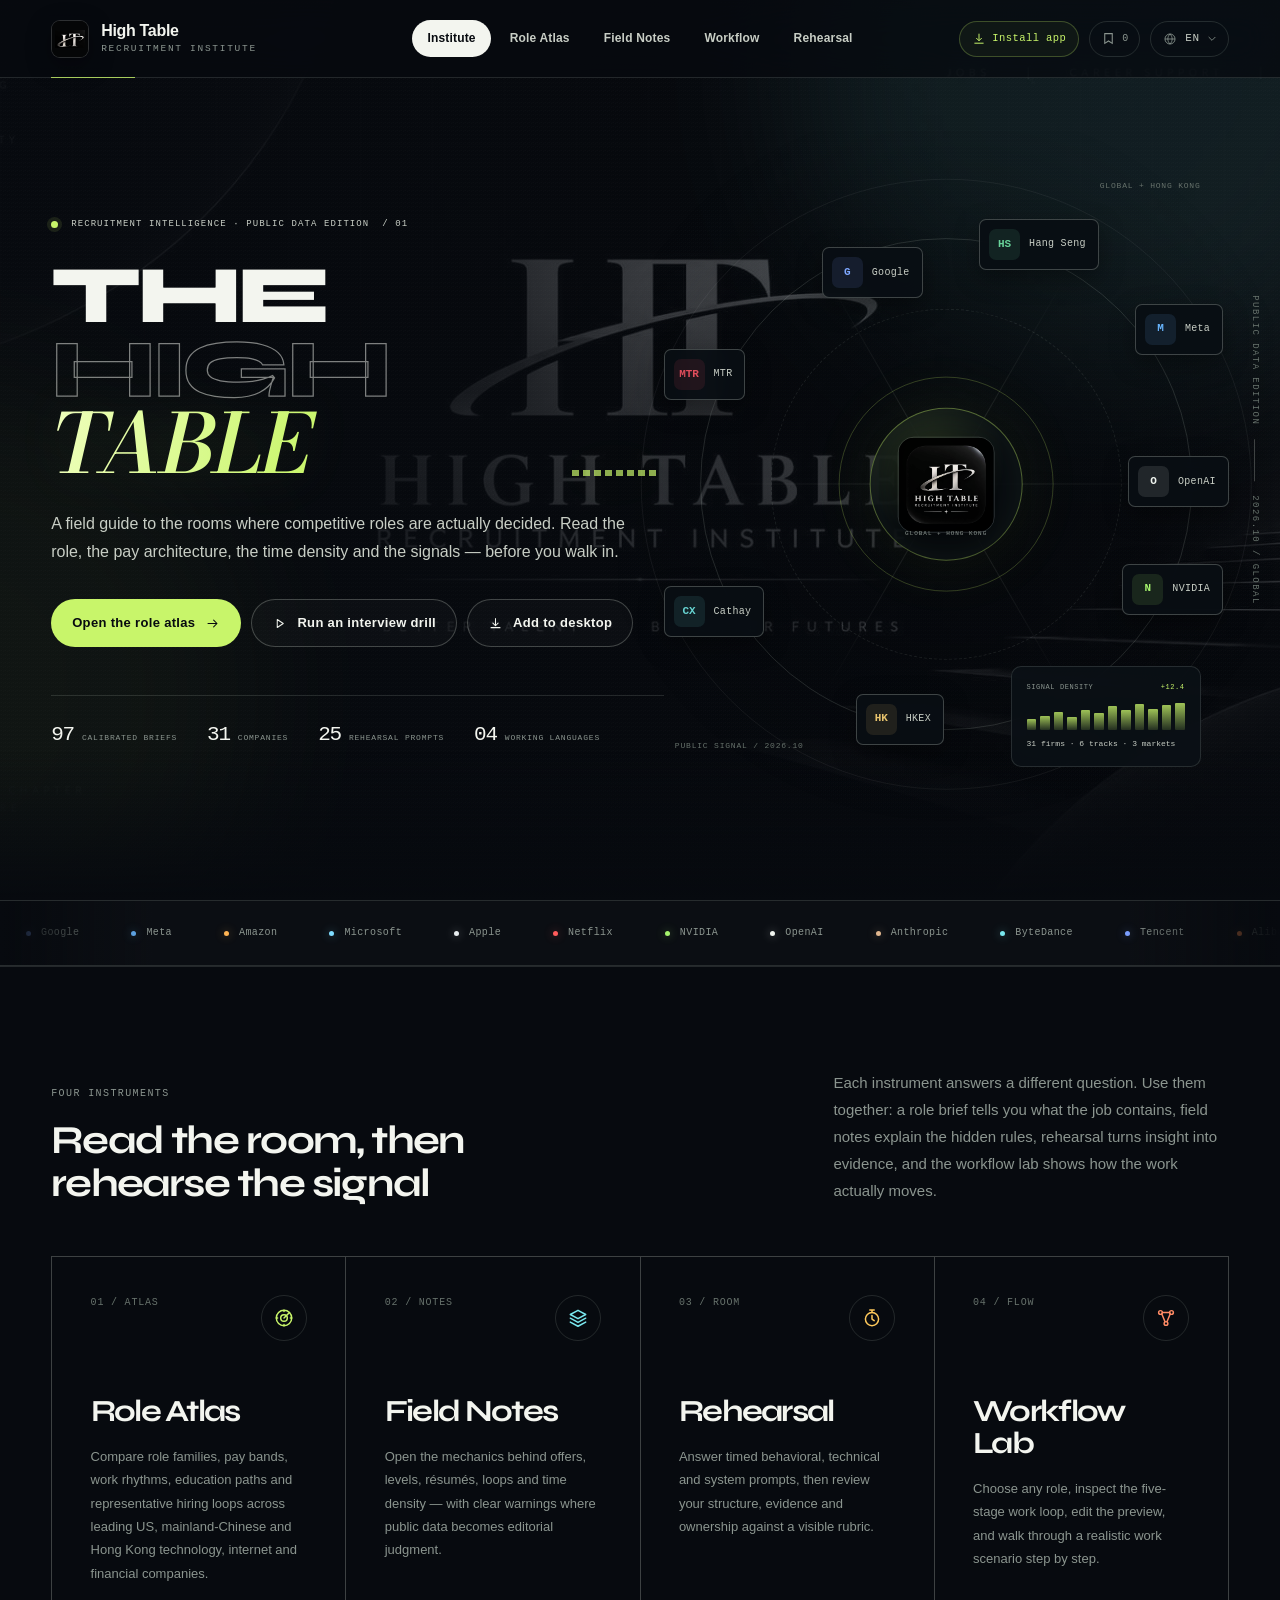
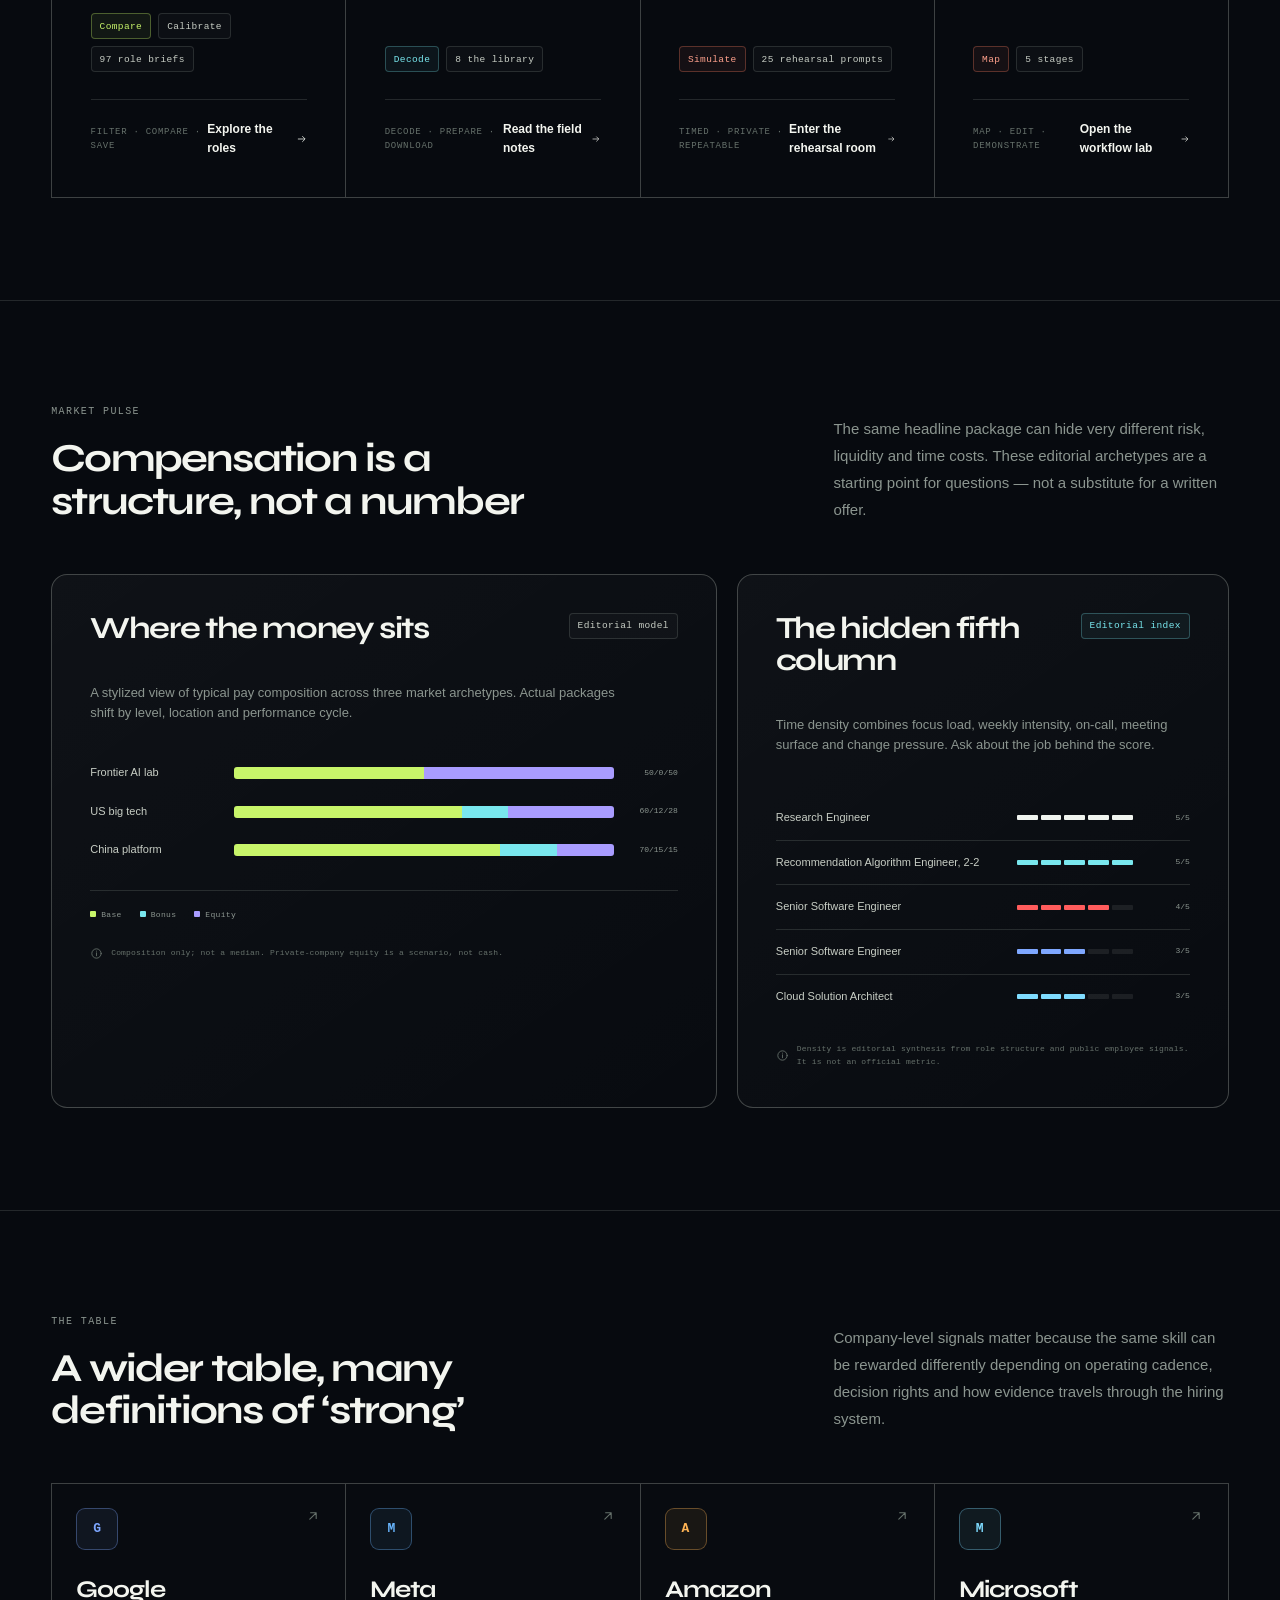
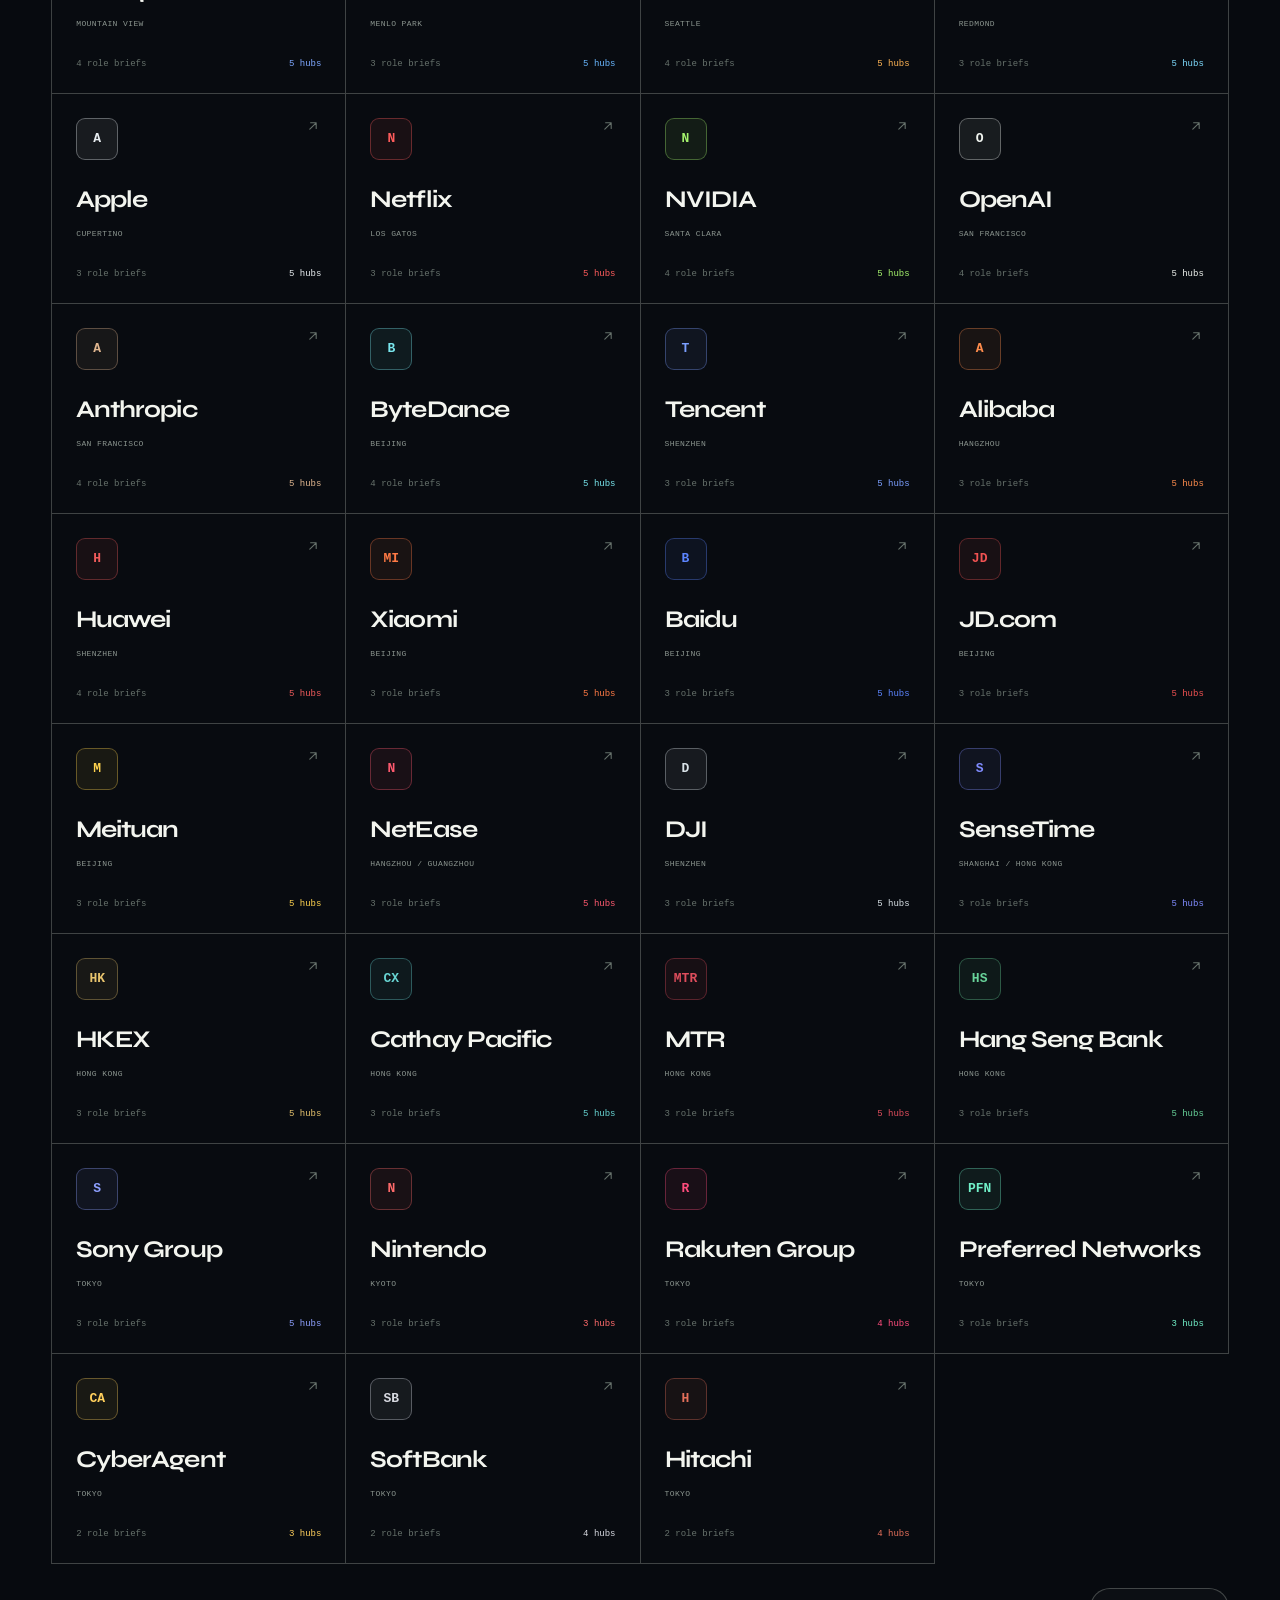
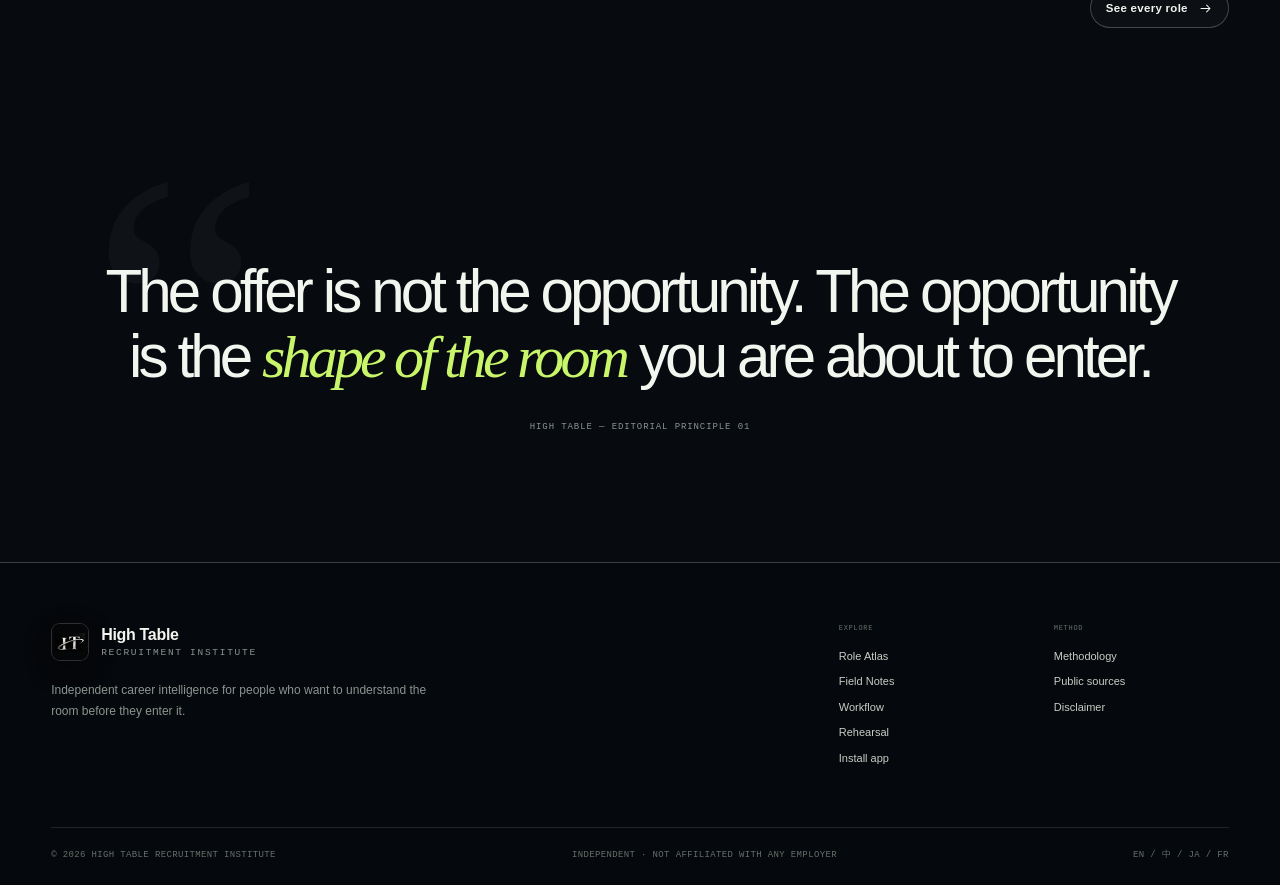
<file: index.html>
<!doctype html>
<html lang="en">
<head>
  <meta charset="UTF-8">
  <meta name="viewport" content="width=device-width, initial-scale=1.0">
  <meta name="theme-color" content="#070a0f">
  <meta name="description" content="High Table Recruitment Institute — an independent atlas of roles, pay architecture, work intensity, and interview signals at the world's most competitive companies.">
  <meta name="application-name" content="High Table">
  <meta name="mobile-web-app-capable" content="yes">
  <meta name="apple-mobile-web-app-capable" content="yes">
  <meta name="apple-mobile-web-app-status-bar-style" content="black-translucent">
  <meta name="apple-mobile-web-app-title" content="High Table">
  <meta property="og:title" content="High Table Recruitment Institute">
  <meta property="og:description" content="Read the room. Decode the role. Rehearse the signal.">
  <meta property="og:type" content="website">
  <meta property="og:locale" content="en_US">
  <meta property="og:image" content="./og-image.png">
  <meta property="og:image:width" content="1200">
  <meta property="og:image:height" content="630">
  <meta property="og:image:alt" content="High Table Recruitment Institute — editorial career intelligence">
  <meta name="twitter:card" content="summary_large_image">
  <meta name="twitter:image" content="./og-image.png">
  <title>High Table Recruitment Institute</title>
  <link rel="icon" href="./assets/icons/favicon-rounded.ico" sizes="any">
  <link rel="icon" type="image/png" sizes="32x32" href="./assets/icons/favicon-rounded-32.png">
  <link rel="icon" type="image/png" sizes="64x64" href="./assets/icons/favicon-rounded-64.png">
  <link rel="apple-touch-icon" sizes="180x180" href="./assets/apple-touch-icon.png">
  <link rel="manifest" href="./site.webmanifest">
  <link rel="preload" href="./assets/fonts/syne-800.woff2" as="font" type="font/woff2" crossorigin>
  <link rel="preload" href="./assets/fonts/noto-serif-sc-display-900.woff2" as="font" type="font/woff2" crossorigin>
  <link rel="stylesheet" href="./styles.css">
</head>
<body>
  <a class="skip-link" href="#app" data-i18n="a11y.skip">Skip to content</a>
  <div class="site-backdrop" aria-hidden="true">
    <div class="backdrop-grid"></div>
    <div class="backdrop-glow backdrop-glow-a"></div>
    <div class="backdrop-glow backdrop-glow-b"></div>
    <div class="backdrop-noise"></div>
  </div>

  <div class="edition-rail" aria-hidden="true">
    <span>PUBLIC DATA EDITION</span>
    <span class="rail-line"></span>
    <span>2026.10 / GLOBAL</span>
  </div>

  <header class="site-header" id="site-header">
    <a class="brand" href="#/" aria-label="High Table Recruitment Institute home">
      <span class="brand-mark" aria-hidden="true">
        <img src="./assets/high-table-mark.png" alt="">
      </span>
      <span class="brand-copy">
        <span class="brand-name" data-i18n="brand.name">High Table</span>
        <span class="brand-sub" data-i18n="brand.sub">Recruitment Institute</span>
      </span>
    </a>

    <nav class="primary-nav" aria-label="Primary navigation">
      <a href="#/" data-route-link="home" data-i18n="nav.home">Institute</a>
      <a href="#/roles" data-route-link="roles" data-i18n="nav.roles">Role Atlas</a>
      <a href="#/intelligence" data-route-link="intelligence" data-i18n="nav.intelligence">Field Notes</a>
      <a href="#/workflow" data-route-link="workflow" data-i18n="nav.workflow">Workflow</a>
      <a href="#/simulate" data-route-link="simulate" data-i18n="nav.simulate">Rehearsal</a>
    </nav>

    <div class="header-tools">
      <button class="install-chip" type="button" data-install-app aria-label="Install High Table">
        <svg viewBox="0 0 20 20" aria-hidden="true"><path d="M10 3v9M6.5 9 10 12.5 13.5 9M4 16h12" fill="none" stroke="currentColor" stroke-width="1.4" stroke-linecap="round" stroke-linejoin="round"/></svg>
        <span data-install-label data-i18n="common.installApp">Install app</span>
      </button>
      <button class="saved-chip" id="saved-chip" type="button" aria-label="Open saved items">
        <svg viewBox="0 0 20 20" aria-hidden="true"><path d="M5 3.5h10v13l-5-3.2-5 3.2z" fill="none" stroke="currentColor" stroke-width="1.4"/></svg>
        <span id="saved-count">0</span>
      </button>
      <div class="language-switcher" id="language-switcher">
        <button class="language-trigger" type="button" aria-haspopup="listbox" aria-expanded="false">
          <svg viewBox="0 0 20 20" aria-hidden="true"><circle cx="10" cy="10" r="7.2" fill="none" stroke="currentColor" stroke-width="1.2"/><path d="M2.8 10h14.4M10 2.8c-4.1 4.2-4.1 10.2 0 14.4M10 2.8c4.1 4.2 4.1 10.2 0 14.4" fill="none" stroke="currentColor" stroke-width="1.2"/></svg>
          <span id="current-language">EN</span>
          <svg class="chevron" viewBox="0 0 12 8" aria-hidden="true"><path d="m1 1 5 5 5-5" fill="none" stroke="currentColor" stroke-width="1.3"/></svg>
        </button>
        <div class="language-menu" role="listbox" aria-label="Language">
          <button type="button" data-lang="en" role="option"><span>EN</span><em>English</em></button>
          <button type="button" data-lang="zh" role="option"><span>中</span><em>中文</em></button>
          <button type="button" data-lang="ja" role="option"><span>JA</span><em>日本語</em></button>
          <button type="button" data-lang="fr" role="option"><span>FR</span><em>Français</em></button>
        </div>
      </div>
      <button class="menu-toggle" id="menu-toggle" type="button" aria-expanded="false" aria-controls="mobile-nav">
        <span></span><span></span>
        <span class="sr-only">Menu</span>
      </button>
    </div>
  </header>

  <div class="mobile-nav" id="mobile-nav" hidden>
    <a href="#/" data-route-link="home" data-i18n="nav.home">Institute</a>
    <a href="#/roles" data-route-link="roles" data-i18n="nav.roles">Role Atlas</a>
    <a href="#/intelligence" data-route-link="intelligence" data-i18n="nav.intelligence">Field Notes</a>
    <a href="#/workflow" data-route-link="workflow" data-i18n="nav.workflow">Workflow</a>
    <a href="#/simulate" data-route-link="simulate" data-i18n="nav.simulate">Rehearsal</a>
    <button class="mobile-install" type="button" data-install-app>
      <span data-install-label data-i18n="common.installApp">Install app</span>
    </button>
    <div class="mobile-nav-meta">
      <span data-i18n="nav.edition">2026 edition</span>
      <span>NY · LDN · SHA · SF</span>
    </div>
  </div>

  <main id="app" tabindex="-1">
    <div class="boot-screen">
      <div class="boot-mark" aria-hidden="true"></div>
      <p data-i18n="boot.loading">Calibrating the room…</p>
    </div>
  </main>

  <footer class="site-footer">
    <div class="footer-main">
      <div class="footer-brand">
        <a class="brand brand-footer" href="#/">
          <span class="brand-mark" aria-hidden="true">
            <img src="./assets/high-table-mark.png" alt="">
          </span>
          <span class="brand-copy">
            <span class="brand-name" data-i18n="brand.name">High Table</span>
            <span class="brand-sub" data-i18n="brand.sub">Recruitment Institute</span>
          </span>
        </a>
        <p data-i18n="footer.mission">Independent career intelligence for people who want to understand the room before they enter it.</p>
      </div>
      <div class="footer-links">
        <div>
          <span class="footer-label" data-i18n="footer.explore">Explore</span>
          <a href="#/roles" data-i18n="nav.roles">Role Atlas</a>
          <a href="#/intelligence" data-i18n="nav.intelligence">Field Notes</a>
          <a href="#/workflow" data-i18n="nav.workflow">Workflow</a>
          <a href="#/simulate" data-i18n="nav.simulate">Rehearsal</a>
          <button type="button" data-install-app data-i18n="common.installApp">Install app</button>
        </div>
        <div>
          <span class="footer-label" data-i18n="footer.method">Method</span>
          <button type="button" data-open-modal="methodology" data-i18n="footer.methodology">Methodology</button>
          <button type="button" data-open-modal="sources" data-i18n="footer.sources">Public sources</button>
          <button type="button" data-open-modal="disclaimer" data-i18n="footer.disclaimer">Disclaimer</button>
        </div>
      </div>
    </div>
    <div class="footer-bottom">
      <span>© 2026 High Table Recruitment Institute</span>
      <span data-i18n="footer.independent">Independent · Not affiliated with any employer</span>
      <span>EN / 中 / JA / FR</span>
    </div>
  </footer>

  <div class="modal-root" id="modal-root" aria-live="polite"></div>
  <div class="toast-root" id="toast-root" aria-live="polite"></div>
  <div class="confetti-root" id="confetti-root" aria-hidden="true"></div>

  <noscript>
    <div class="noscript">This site needs JavaScript to render its interactive role atlas and interview rehearsal.</div>
  </noscript>
  <script type="module" src="./app.js"></script>
</body>
</html>
</file>
<file: styles.css>
/* =========================================================
   High Table Recruitment Institute
   A bespoke editorial interface for career intelligence.
   ========================================================= */

@font-face {
  font-family: "Syne";
  src: url("./assets/fonts/syne-700.woff2") format("woff2");
  font-style: normal;
  font-weight: 700;
  font-display: swap;
}

@font-face {
  font-family: "Syne";
  src: url("./assets/fonts/syne-800.woff2") format("woff2");
  font-style: normal;
  font-weight: 800;
  font-display: swap;
}

@font-face {
  font-family: "Bodoni Moda";
  src: url("./assets/fonts/bodoni-moda-600-italic.woff2") format("woff2");
  font-style: italic;
  font-weight: 600;
  font-display: swap;
}

@font-face {
  font-family: "Noto Serif SC Display";
  src: url("./assets/fonts/noto-serif-sc-display-900.woff2") format("woff2");
  font-style: normal;
  font-weight: 900;
  font-display: swap;
}

:root {
  --ink: #070a0f;
  --ink-2: #0a0e15;
  --surface: #10151e;
  --surface-2: #141b26;
  --surface-3: #1a2230;
  --paper: #f3f5ef;
  --paper-soft: #c8cec5;
  --muted: #8b958f;
  --muted-2: #66716b;
  --line: rgba(233, 242, 230, 0.13);
  --line-strong: rgba(233, 242, 230, 0.24);
  --acid: #c8f56a;
  --acid-2: #a8e13a;
  --cyan: #79e7ee;
  --coral: #ff7d61;
  --amber: #ffc95c;
  --violet: #a99cff;
  --danger: #ff6868;
  --radius-xs: 6px;
  --radius-sm: 10px;
  --radius-md: 16px;
  --radius-lg: 24px;
  --radius-xl: 34px;
  --font-display: "Syne", "Bahnschrift", "DIN Alternate", "Microsoft YaHei UI", "PingFang SC", "Noto Sans SC", sans-serif;
  --font-body: "Segoe UI", "Microsoft YaHei UI", "PingFang SC", "Noto Sans SC", Arial, sans-serif;
  --font-accent: "Bodoni Moda", "Songti SC", "STSong", Georgia, serif;
  --font-cn-display: "Noto Serif SC Display", "Songti SC", "STSong", serif;
  --font-mono: "SFMono-Regular", "Cascadia Code", "Roboto Mono", Consolas, monospace;
  --shadow-lg: 0 30px 80px rgba(0, 0, 0, 0.48);
  --shadow-md: 0 18px 44px rgba(0, 0, 0, 0.28);
  --header-h: 78px;
  --pad: clamp(20px, 4vw, 64px);
  --max: 1440px;
  --ease: cubic-bezier(0.16, 1, 0.3, 1);
}

*,
*::before,
*::after {
  box-sizing: border-box;
}

html {
  scroll-behavior: smooth;
  background: var(--ink);
}

body {
  min-width: 320px;
  margin: 0;
  background: var(--ink);
  color: var(--paper);
  font-family: var(--font-body);
  font-size: 16px;
  line-height: 1.6;
  text-rendering: optimizeLegibility;
  -webkit-font-smoothing: antialiased;
  overflow-x: hidden;
}

body.modal-open {
  overflow: hidden;
}

::selection {
  color: var(--ink);
  background: var(--acid);
}

::-webkit-scrollbar {
  width: 10px;
  height: 10px;
}

::-webkit-scrollbar-track {
  background: var(--ink);
}

::-webkit-scrollbar-thumb {
  border: 3px solid var(--ink);
  border-radius: 999px;
  background: #2b3540;
}

::-webkit-scrollbar-thumb:hover {
  background: #46535e;
}

button,
input,
select,
textarea {
  font: inherit;
}

button,
a {
  -webkit-tap-highlight-color: transparent;
}

button {
  color: inherit;
}

a {
  color: inherit;
  text-decoration: none;
}

img,
svg {
  display: block;
  max-width: 100%;
}

p,
h1,
h2,
h3,
h4,
blockquote {
  margin-top: 0;
}

h1,
h2,
h3,
h4 {
  font-family: var(--font-display);
  line-height: 1.04;
  letter-spacing: -0.045em;
}

button {
  border: 0;
  background: none;
  cursor: pointer;
}

:focus-visible {
  outline: 2px solid var(--acid);
  outline-offset: 3px;
}

.sr-only {
  position: absolute;
  width: 1px;
  height: 1px;
  padding: 0;
  margin: -1px;
  overflow: hidden;
  clip: rect(0, 0, 0, 0);
  white-space: nowrap;
  border: 0;
}

.skip-link {
  position: fixed;
  z-index: 300;
  top: -100px;
  left: 20px;
  padding: 12px 18px;
  border-radius: 0 0 8px 8px;
  background: var(--acid);
  color: var(--ink);
  font-weight: 700;
  transition: top 0.2s;
}

.skip-link:focus {
  top: 0;
}

/* ---------- Backdrop ---------- */

.site-backdrop {
  position: fixed;
  z-index: 0;
  inset: 0;
  background-color: var(--ink);
  background-image:
    linear-gradient(90deg, rgba(7, 10, 15, 0.94) 0%, rgba(7, 10, 15, 0.88) 34%, rgba(7, 10, 15, 0.74) 56%, rgba(7, 10, 15, 0.46) 78%, rgba(7, 10, 15, 0.7) 100%),
    linear-gradient(180deg, rgba(7, 10, 15, 0.38) 0%, rgba(7, 10, 15, 0.06) 34%, rgba(7, 10, 15, 0.7) 100%),
    url("./assets/high-table-background.jpg");
  background-repeat: no-repeat;
  background-position: center center;
  background-size: auto, auto, cover;
  pointer-events: none;
  overflow: hidden;
}

main {
  position: relative;
  z-index: 1;
}

.backdrop-grid {
  position: absolute;
  inset: 0;
  opacity: 0.17;
  background-image:
    linear-gradient(rgba(255, 255, 255, 0.045) 1px, transparent 1px),
    linear-gradient(90deg, rgba(255, 255, 255, 0.045) 1px, transparent 1px);
  background-size: 72px 72px;
  mask-image: linear-gradient(to bottom, black 0, transparent 78%);
  -webkit-mask-image: linear-gradient(to bottom, black 0, transparent 78%);
}

.backdrop-glow {
  position: absolute;
  width: 50vw;
  height: 50vw;
  border-radius: 50%;
  filter: blur(80px);
  opacity: 0.09;
}

.backdrop-glow-a {
  top: -20vw;
  right: -12vw;
  background: var(--cyan);
}

.backdrop-glow-b {
  top: 42vh;
  left: -30vw;
  background: var(--acid);
  opacity: 0.045;
}

.backdrop-noise {
  position: absolute;
  inset: 0;
  opacity: 0.04;
  background-image:
    repeating-radial-gradient(circle at 17% 32%, transparent 0, transparent 1px, rgba(255, 255, 255, 0.45) 1.5px, transparent 2px);
  background-size: 4px 4px;
}

/* ---------- Header ---------- */

.edition-rail {
  position: fixed;
  z-index: 90;
  top: 50%;
  right: 18px;
  display: flex;
  align-items: center;
  gap: 14px;
  color: var(--muted-2);
  font-family: var(--font-mono);
  font-size: 9px;
  letter-spacing: 0.16em;
  writing-mode: vertical-rl;
  transform: translateY(-50%);
  pointer-events: none;
}

.rail-line {
  display: block;
  width: 1px;
  height: 42px;
  background: var(--line-strong);
}

.site-header {
  position: sticky;
  z-index: 100;
  top: 0;
  display: grid;
  grid-template-columns: minmax(190px, 1fr) auto minmax(190px, 1fr);
  align-items: center;
  height: var(--header-h);
  padding: 0 var(--pad);
  border-bottom: 1px solid var(--line);
  background: rgba(7, 10, 15, 0.78);
  backdrop-filter: blur(18px) saturate(140%);
  -webkit-backdrop-filter: blur(18px) saturate(140%);
}

.site-header::after {
  content: "";
  position: absolute;
  bottom: -1px;
  left: var(--pad);
  width: 84px;
  height: 1px;
  background: var(--acid);
  opacity: 0.8;
}

.brand {
  display: inline-flex;
  align-items: center;
  gap: 12px;
  width: max-content;
}

.brand-mark {
  display: grid;
  width: 38px;
  height: 38px;
  border: 1px solid rgba(232, 237, 240, 0.18);
  border-radius: 9px;
  color: var(--acid);
  background: #050607;
  box-shadow: 0 8px 24px rgba(0, 0, 0, 0.34);
  overflow: hidden;
  place-items: center;
  flex: 0 0 auto;
}

.brand-mark img {
  width: 100%;
  height: 100%;
  object-fit: cover;
}

.brand-copy {
  display: flex;
  flex-direction: column;
  line-height: 1;
}

.brand-name {
  font-size: 16px;
  font-weight: 700;
  letter-spacing: -0.02em;
}

.brand-sub {
  margin-top: 5px;
  color: var(--muted);
  font-family: var(--font-mono);
  font-size: 9.5px;
  letter-spacing: 0.18em;
  text-transform: uppercase;
}

.primary-nav {
  display: flex;
  align-items: center;
  gap: 4px;
  padding: 4px;
  border: 1px solid transparent;
  border-radius: 999px;
}

.primary-nav a {
  position: relative;
  padding: 9px 15px;
  border-radius: 999px;
  color: var(--paper-soft);
  font-size: 12px;
  font-weight: 600;
  letter-spacing: 0.015em;
  transition: color 0.2s, background 0.2s;
}

.primary-nav a:hover {
  color: var(--paper);
  background: rgba(255, 255, 255, 0.045);
}

.primary-nav a.is-active {
  color: var(--ink);
  background: var(--paper);
}

.header-tools {
  display: flex;
  justify-content: flex-end;
  align-items: center;
  gap: 10px;
}

.saved-chip {
  display: inline-flex;
  align-items: center;
  gap: 6px;
  height: 36px;
  padding: 0 11px;
  border: 1px solid var(--line);
  border-radius: 999px;
  color: var(--muted);
  font-family: var(--font-mono);
  font-size: 10px;
  transition: border-color 0.2s, color 0.2s, background 0.2s;
}

.install-chip {
  position: relative;
  display: inline-flex;
  align-items: center;
  justify-content: center;
  gap: 6px;
  height: 36px;
  padding: 0 12px;
  border: 1px solid rgba(200, 245, 106, 0.25);
  border-radius: 999px;
  color: var(--acid);
  background: rgba(200, 245, 106, 0.045);
  font-family: var(--font-mono);
  font-size: 10.5px;
  letter-spacing: 0.04em;
  transition: border-color 0.2s, color 0.2s, background 0.2s;
}

.install-chip svg {
  width: 14px;
  height: 14px;
}

.install-chip:hover,
.install-chip.install-ready {
  border-color: rgba(200, 245, 106, 0.55);
  color: var(--ink);
  background: var(--acid);
}

.install-chip.install-ready::after {
  content: "";
  position: absolute;
  top: 2px;
  right: 3px;
  width: 5px;
  height: 5px;
  border: 1px solid var(--ink);
  border-radius: 50%;
  background: var(--coral);
}

.is-app-installed [data-install-app] {
  display: none!important;
}

.saved-chip svg {
  width: 15px;
  height: 15px;
}

.saved-chip:hover,
.saved-chip.has-saves {
  border-color: var(--line-strong);
  color: var(--paper);
  background: rgba(255, 255, 255, 0.04);
}

.saved-chip.has-saves svg {
  color: var(--acid);
  fill: rgba(200, 245, 106, 0.12);
}

.language-switcher {
  position: relative;
}

.language-trigger {
  display: flex;
  align-items: center;
  gap: 8px;
  height: 36px;
  padding: 0 12px;
  border: 1px solid var(--line);
  border-radius: 999px;
  color: var(--paper-soft);
  font-family: var(--font-mono);
  font-size: 11px;
  letter-spacing: 0.06em;
  transition: border-color 0.2s, background 0.2s;
}

.language-trigger > svg:first-child {
  width: 14px;
  height: 14px;
  color: var(--muted);
}

.language-trigger .chevron {
  width: 8px;
  height: 6px;
  color: var(--muted);
  transition: transform 0.2s;
}

.language-switcher.is-open .chevron {
  transform: rotate(180deg);
}

.language-trigger:hover,
.language-switcher.is-open .language-trigger {
  border-color: var(--line-strong);
  background: rgba(255, 255, 255, 0.045);
}

.language-menu {
  position: absolute;
  top: calc(100% + 10px);
  right: 0;
  width: 172px;
  padding: 6px;
  border: 1px solid var(--line-strong);
  border-radius: 12px;
  background: #111720;
  box-shadow: var(--shadow-md);
  opacity: 0;
  visibility: hidden;
  transform: translateY(-6px);
  transition: opacity 0.18s, visibility 0.18s, transform 0.18s;
}

.language-switcher.is-open .language-menu {
  opacity: 1;
  visibility: visible;
  transform: translateY(0);
}

.language-menu button {
  display: flex;
  align-items: center;
  gap: 12px;
  width: 100%;
  padding: 9px 10px;
  border-radius: 7px;
  color: var(--paper-soft);
  text-align: left;
  transition: background 0.15s;
}

.language-menu button:hover {
  background: rgba(255, 255, 255, 0.05);
}

.language-menu button.is-selected {
  background: rgba(200, 245, 106, 0.09);
  color: var(--paper);
}

.language-menu button > span {
  width: 25px;
  color: var(--acid);
  font-family: var(--font-mono);
  font-size: 10px;
  letter-spacing: 0.06em;
}

.language-menu button > em {
  font-size: 12px;
  font-style: normal;
}

.menu-toggle {
  display: none;
  width: 38px;
  height: 38px;
  border: 1px solid var(--line);
  border-radius: 50%;
  color: var(--paper);
}

.menu-toggle > span:not(.sr-only) {
  display: block;
  width: 15px;
  height: 1px;
  margin: 4px auto;
  background: currentColor;
  transition: transform 0.2s;
}

.menu-toggle[aria-expanded="true"] > span:first-child {
  transform: translateY(2.5px) rotate(45deg);
}

.menu-toggle[aria-expanded="true"] > span:nth-child(2) {
  transform: translateY(-2.5px) rotate(-45deg);
}

.mobile-nav {
  position: fixed;
  z-index: 95;
  top: var(--header-h);
  left: 0;
  width: 100%;
  padding: 20px var(--pad) 28px;
  border-bottom: 1px solid var(--line-strong);
  background: rgba(9, 13, 19, 0.98);
  backdrop-filter: blur(20px);
}

.mobile-nav > a {
  display: flex;
  align-items: baseline;
  gap: 16px;
  padding: 16px 2px;
  border-bottom: 1px solid var(--line);
  font-size: 23px;
  font-weight: 600;
  letter-spacing: -0.03em;
}

.mobile-nav > a.is-active {
  color: var(--acid);
}

.mobile-install {
  display: flex;
  align-items: center;
  gap: 10px;
  width: 100%;
  padding: 16px 2px;
  border-bottom: 1px solid var(--line);
  color: var(--acid);
  font-size: 17px;
  font-weight: 600;
  text-align: left;
}

.mobile-nav-meta {
  display: flex;
  justify-content: space-between;
  margin-top: 22px;
  color: var(--muted);
  font-family: var(--font-mono);
  font-size: 9px;
  letter-spacing: 0.1em;
  text-transform: uppercase;
}

/* ---------- Shared layout & type ---------- */

main {
  min-height: calc(100vh - var(--header-h));
}

.container {
  width: min(100%, var(--max));
  margin-inline: auto;
  padding-inline: var(--pad);
}

.page {
  position: relative;
  padding: clamp(52px, 7vw, 100px) 0 110px;
  animation: pageReveal 0.65s var(--ease) both;
}

@keyframes pageReveal {
  from {
    opacity: 0;
    transform: translateY(10px);
  }
  to {
    opacity: 1;
    transform: translateY(0);
  }
}

.eyebrow {
  display: flex;
  align-items: center;
  gap: 10px;
  margin-bottom: 19px;
  color: var(--acid);
  font-family: var(--font-mono);
  font-size: 10px;
  letter-spacing: 0.15em;
  text-transform: uppercase;
}

.eyebrow::before {
  content: "";
  display: block;
  width: 24px;
  height: 1px;
  background: currentColor;
}

.eyebrow .eyebrow-index {
  color: var(--muted);
}

.section {
  padding-top: clamp(60px, 8vw, 120px);
  padding-bottom: clamp(60px, 8vw, 120px);
  border-top: 1px solid var(--line);
}

.section-head {
  display: grid;
  grid-template-columns: minmax(0, 1.3fr) minmax(260px, 0.7fr);
  align-items: end;
  gap: 48px;
  margin-bottom: clamp(32px, 4vw, 56px);
}

.section-head h2 {
  max-width: 880px;
  margin-bottom: 0;
  font-size: clamp(30px, 3.55vw, 52px);
  font-weight: 700;
  line-height: 1.08;
  letter-spacing: -0.045em;
  text-wrap: balance;
}

.section-head p {
  max-width: 500px;
  margin: 0;
  color: var(--muted);
  font-size: 14px;
  line-height: 1.8;
}

.section-head p strong {
  color: var(--paper-soft);
  font-weight: 500;
}

.section-kicker {
  margin-bottom: 17px;
  color: var(--muted);
  font-family: var(--font-mono);
  font-size: 9px;
  letter-spacing: 0.14em;
  text-transform: uppercase;
}

.btn {
  display: inline-flex;
  align-items: center;
  justify-content: center;
  gap: 10px;
  min-height: 48px;
  padding: 0 20px;
  border: 1px solid transparent;
  border-radius: 999px;
  font-size: 13px;
  font-weight: 700;
  letter-spacing: 0.025em;
  transition: transform 0.24s var(--ease), background 0.2s, color 0.2s, border-color 0.2s;
}

.btn svg {
  width: 15px;
  height: 15px;
  transition: transform 0.24s var(--ease);
}

.btn svg.flip {
  transform: rotate(180deg);
}

.btn:hover svg {
  transform: translateX(3px);
}

.btn:hover svg.flip {
  transform: rotate(180deg) translateX(3px);
}

.btn:hover {
  transform: translateY(-2px);
}

.btn-primary {
  background: var(--acid);
  color: var(--ink);
}

.btn-primary:hover {
  background: #d6ff85;
}

.btn-ghost {
  border-color: var(--line-strong);
  color: var(--paper);
  background: rgba(255, 255, 255, 0.025);
}

.btn-ghost:hover {
  border-color: rgba(255, 255, 255, 0.38);
  background: rgba(255, 255, 255, 0.06);
}

.btn-small {
  min-height: 40px;
  padding: 0 15px;
  font-size: 11.5px;
}

.text-link {
  display: inline-flex;
  align-items: center;
  gap: 9px;
  color: var(--paper);
  font-size: 12px;
  font-weight: 600;
}

.text-link svg {
  width: 14px;
  height: 14px;
  transition: transform 0.2s;
}

.text-link svg.flip {
  transform: rotate(180deg);
}

.text-link:hover {
  color: var(--acid);
}

.text-link:hover svg {
  transform: translateX(3px);
}

.text-link:hover svg.flip {
  transform: rotate(180deg) translateX(3px);
}

html[data-lang="zh"] .hero-title {
  font-size: clamp(64px, 8vw, 128px);
  font-family: var(--font-cn-display);
  font-weight: 900;
  letter-spacing: -0.025em;
}

html[data-lang="zh"] .page-head h1,
html[data-lang="zh"] .sim-intro-copy h1 {
  letter-spacing: -0.055em;
}

html[data-lang="zh"] .page-head h1 em,
html[data-lang="zh"] .sim-intro-copy h1 em,
html[data-lang="zh"] .results-head h1 em {
  font-family: var(--font-cn-display);
  font-style: normal;
  font-weight: 900;
}

html[data-lang="zh"] .hero-title .accent {
  font-style: normal;
  font-family: var(--font-cn-display);
  font-weight: 900;
}

html[data-lang="zh"] .section-head h2 {
  font-size: clamp(28px, 3.2vw, 44px);
  letter-spacing: -0.035em;
}

.tag {
  display: inline-flex;
  align-items: center;
  gap: 6px;
  min-height: 24px;
  padding: 3px 8px;
  border: 1px solid var(--line);
  border-radius: 4px;
  color: var(--paper-soft);
  background: rgba(255, 255, 255, 0.025);
  font-family: var(--font-mono);
  font-size: 8px;
  letter-spacing: 0.04em;
  white-space: nowrap;
}

.tag-acid {
  border-color: rgba(200, 245, 106, 0.32);
  color: var(--acid);
  background: rgba(200, 245, 106, 0.06);
}

.tag-coral {
  border-color: rgba(255, 125, 97, 0.3);
  color: #ffa18d;
  background: rgba(255, 125, 97, 0.06);
}

.tag-cyan {
  border-color: rgba(121, 231, 238, 0.28);
  color: var(--cyan);
  background: rgba(121, 231, 238, 0.05);
}

.tiny-rule {
  width: 100%;
  height: 1px;
  margin: 18px 0;
  background: var(--line);
}

.muted {
  color: var(--muted);
}

.mono {
  font-family: var(--font-mono);
}

.boot-screen {
  display: grid;
  min-height: 60vh;
  place-items: center;
  color: var(--muted);
  font-family: var(--font-mono);
  font-size: 10px;
  letter-spacing: 0.12em;
  text-transform: uppercase;
}

.boot-mark {
  width: 34px;
  height: 34px;
  border: 1px solid var(--line-strong);
  border-top-color: var(--acid);
  border-radius: 50%;
  animation: spin 1.1s linear infinite;
}

@keyframes spin {
  to { transform: rotate(360deg); }
}

/* ---------- Home / hero ---------- */

.home-hero {
  position: relative;
  display: grid;
  grid-template-columns: minmax(0, 1.04fr) minmax(420px, 0.96fr);
  align-items: center;
  min-height: calc(100vh - var(--header-h));
  padding-top: clamp(54px, 7vh, 100px);
  padding-bottom: clamp(66px, 8vh, 110px);
  isolation: isolate;
}

.home-hero.hero-cinematic::after {
  content: "";
  position: absolute;
  z-index: 0;
  right: calc(var(--pad) * -1);
  bottom: 0;
  left: calc(var(--pad) * -1);
  height: 18%;
  background: linear-gradient(to bottom, transparent, var(--ink));
  pointer-events: none;
}

.hero-copy {
  position: relative;
  z-index: 2;
  max-width: 820px;
}

.hero-kicker {
  display: flex;
  align-items: center;
  gap: 13px;
  margin-bottom: 28px;
  color: var(--paper-soft);
  font-family: var(--font-mono);
  font-size: 9px;
  letter-spacing: 0.12em;
  text-transform: uppercase;
}

.hero-kicker .dot {
  width: 7px;
  height: 7px;
  border-radius: 50%;
  background: var(--acid);
  box-shadow: 0 0 0 4px rgba(200, 245, 106, 0.1);
  animation: pulseDot 2.7s ease-in-out infinite;
}

@keyframes pulseDot {
  0%, 100% { box-shadow: 0 0 0 4px rgba(200, 245, 106, 0.09); }
  50% { box-shadow: 0 0 0 8px rgba(200, 245, 106, 0.015); }
}

.hero-title {
  margin: 0;
  font-size: clamp(58px, 7vw, 112px);
  font-weight: 800;
  line-height: 0.9;
  letter-spacing: -0.055em;
}

.hero-title .hero-title-line {
  display: block;
}

.hero-title .outline {
  color: transparent;
  -webkit-text-stroke: 1.25px rgba(243, 245, 239, 0.5);
}

.hero-title .accent {
  position: relative;
  color: transparent;
  font-family: var(--font-accent);
  font-style: italic;
  font-weight: 600;
  letter-spacing: -0.015em;
  background: linear-gradient(105deg, #efffbd 0%, #c8f56a 44%, #91d72d 100%);
  -webkit-background-clip: text;
  background-clip: text;
  -webkit-text-fill-color: transparent;
  filter: drop-shadow(0 0 26px rgba(200, 245, 106, 0.12));
}

.hero-title .accent::after {
  content: "";
  position: absolute;
  right: 1%;
  bottom: 6%;
  width: 14%;
  height: 8%;
  background: repeating-linear-gradient(90deg, var(--acid) 0 7px, transparent 7px 11px);
  opacity: 0.7;
}

.hero-sub {
  max-width: 600px;
  margin: 30px 0 0;
  color: var(--paper-soft);
  font-size: clamp(15px, 1.25vw, 18px);
  line-height: 1.72;
}

.hero-sub strong {
  color: var(--paper);
  font-weight: 600;
}

.hero-actions {
  display: flex;
  flex-wrap: wrap;
  gap: 10px;
  margin-top: 34px;
}

.hero-meta {
  display: flex;
  flex-wrap: wrap;
  gap: 14px 30px;
  margin-top: 48px;
  padding-top: 22px;
  border-top: 1px solid var(--line);
}

.hero-meta-item {
  display: flex;
  align-items: baseline;
  gap: 8px;
}

.hero-meta-item strong {
  font-family: var(--font-mono);
  font-size: 21px;
  font-weight: 400;
  letter-spacing: -0.06em;
}

.hero-meta-item span {
  color: var(--muted);
  font-family: var(--font-mono);
  font-size: 8px;
  letter-spacing: 0.1em;
  text-transform: uppercase;
}

.hero-visual {
  position: relative;
  z-index: 1;
  display: grid;
  align-items: center;
  min-height: 610px;
}

.hero-visual::before {
  content: "";
  position: absolute;
  z-index: 0;
  inset: -8%;
  background: radial-gradient(
    circle at 50% 47%,
    rgba(7, 10, 15, 0.52) 0%,
    rgba(7, 10, 15, 0.24) 44%,
    rgba(7, 10, 15, 0) 72%
  );
  pointer-events: none;
}

.visual-coordinate {
  position: absolute;
  color: var(--muted-2);
  font-family: var(--font-mono);
  font-size: 8px;
  letter-spacing: 0.1em;
}

.visual-coordinate.top {
  top: 0;
  right: 5%;
}

.visual-coordinate.left {
  bottom: 6%;
  left: 2%;
}

.signal-orbit {
  position: relative;
  z-index: 1;
  width: min(100%, 590px);
  aspect-ratio: 1;
  margin-left: auto;
}

.orbit-ring {
  position: absolute;
  top: 50%;
  left: 50%;
  border: 1px solid var(--line);
  border-radius: 50%;
  transform: translate(-50%, -50%);
}

.orbit-ring.ring-1 {
  width: 38%;
  height: 38%;
  border-color: rgba(200, 245, 106, 0.22);
}

.orbit-ring.ring-2 {
  width: 62%;
  height: 62%;
  border-style: dashed;
  opacity: 0.7;
  animation: orbitSpin 55s linear infinite;
}

.orbit-ring.ring-3 {
  width: 87%;
  height: 87%;
}

.orbit-ring.ring-4 {
  width: 108%;
  height: 108%;
  border-color: rgba(255, 255, 255, 0.055);
}

@keyframes orbitSpin {
  to { transform: translate(-50%, -50%) rotate(360deg); }
}

.orbit-axis {
  position: absolute;
  top: 50%;
  left: 50%;
  width: 83%;
  height: 1px;
  background: linear-gradient(90deg, transparent, var(--line), transparent);
  transform: translate(-50%, -50%);
}

.orbit-axis.axis-b {
  transform: translate(-50%, -50%) rotate(60deg);
}

.orbit-axis.axis-c {
  transform: translate(-50%, -50%) rotate(120deg);
}

.orbit-core {
  position: absolute;
  top: 50%;
  left: 50%;
  display: grid;
  width: 27%;
  height: 27%;
  border: 1px solid rgba(200, 245, 106, 0.38);
  border-radius: 50%;
  background:
    radial-gradient(circle at 40% 35%, rgba(200, 245, 106, 0.18), transparent 55%),
    rgba(11, 16, 22, 0.9);
  box-shadow: 0 0 70px rgba(200, 245, 106, 0.08), inset 0 0 40px rgba(200, 245, 106, 0.045);
  transform: translate(-50%, -50%);
  place-items: center;
}

.orbit-logo {
  width: 64%;
  border: 1px solid rgba(255, 255, 255, 0.15);
  border-radius: 16px;
  box-shadow: 0 12px 35px rgba(0, 0, 0, 0.55);
  opacity: 0.95;
}

.orbit-core-label {
  position: absolute;
  bottom: 14%;
  color: var(--muted);
  font-family: var(--font-mono);
  font-size: 6px;
  letter-spacing: 0.16em;
  text-transform: uppercase;
}

.orbit-node {
  position: absolute;
  display: flex;
  align-items: center;
  gap: 9px;
  padding: 9px 12px 9px 9px;
  border: 1px solid var(--line-strong);
  border-radius: 7px;
  background: rgba(9, 14, 20, 0.94);
  box-shadow: 0 8px 24px rgba(0, 0, 0, 0.34);
  backdrop-filter: blur(8px);
  animation: nodeFloat 6s ease-in-out infinite;
}

.orbit-node:nth-of-type(3n) {
  animation-delay: -1.5s;
}

.orbit-node:nth-of-type(4n) {
  animation-delay: -3.2s;
}

@keyframes nodeFloat {
  0%, 100% { transform: translateY(0); }
  50% { transform: translateY(-5px); }
}

.node-mark {
  display: grid;
  width: 31px;
  height: 31px;
  border-radius: 7px;
  color: var(--node-color, var(--paper));
  background: color-mix(in srgb, var(--node-color, var(--paper)) 11%, transparent);
  font-family: var(--font-mono);
  font-size: 11px;
  font-weight: 700;
  place-items: center;
}

.node-name {
  color: var(--paper-soft);
  font-family: var(--font-mono);
  font-size: 10px;
  font-weight: 500;
  letter-spacing: 0.03em;
}

.node-1 { top: 8%; left: 28%; }
.node-2 { top: 18%; right: 1%; }
.node-3 { top: 45%; right: 0; }
.node-4 { bottom: 27%; right: 1%; }
.node-5 { bottom: 4%; left: 34%; }
.node-6 { bottom: 23%; left: 0; }
.node-7 { top: 26%; left: 0; }
.node-8 { top: 3%; right: 23%; }

.orbit-readout {
  position: absolute;
  right: 5%;
  bottom: 0;
  width: 190px;
  padding: 15px;
  border: 1px solid var(--line);
  border-radius: 10px;
  background: rgba(11, 16, 22, 0.88);
  backdrop-filter: blur(12px);
}

.readout-label {
  display: flex;
  justify-content: space-between;
  margin-bottom: 9px;
  color: var(--muted);
  font-family: var(--font-mono);
  font-size: 7px;
  letter-spacing: 0.08em;
  text-transform: uppercase;
}

.readout-label span:last-child {
  color: var(--acid);
}

.mini-bars {
  display: flex;
  align-items: flex-end;
  gap: 4px;
  height: 28px;
}

.mini-bars span {
  flex: 1;
  height: var(--h);
  min-height: 2px;
  border-radius: 1px;
  background: linear-gradient(to top, rgba(200, 245, 106, 0.18), var(--acid));
  opacity: 0.78;
}

.readout-foot {
  margin-top: 8px;
  color: var(--paper-soft);
  font-family: var(--font-mono);
  font-size: 8px;
}

/* ---------- Ticker / companies ---------- */

.company-ticker-wrap {
  position: relative;
  overflow: hidden;
  border-top: 1px solid var(--line);
  border-bottom: 1px solid var(--line);
  background: rgba(255, 255, 255, 0.018);
}

.company-ticker-wrap::before,
.company-ticker-wrap::after {
  content: "";
  position: absolute;
  z-index: 2;
  top: 0;
  width: 12%;
  height: 100%;
  pointer-events: none;
}

.company-ticker-wrap::before {
  left: 0;
  background: linear-gradient(90deg, var(--ink), transparent);
}

.company-ticker-wrap::after {
  right: 0;
  background: linear-gradient(-90deg, var(--ink), transparent);
}

.company-ticker {
  display: flex;
  width: max-content;
  animation: ticker 38s linear infinite;
}

.company-ticker:hover {
  animation-play-state: paused;
}

@keyframes ticker {
  to { transform: translateX(-50%); }
}

.ticker-group {
  display: flex;
  align-items: center;
  gap: 52px;
  padding: 24px 26px;
}

.ticker-company {
  display: flex;
  align-items: center;
  gap: 10px;
  color: var(--muted);
  font-family: var(--font-mono);
  font-size: 10px;
  letter-spacing: 0.04em;
  white-space: nowrap;
  transition: color 0.2s;
}

.ticker-company:hover {
  color: var(--paper);
}

.ticker-dot {
  width: 5px;
  height: 5px;
  border-radius: 50%;
  background: var(--c, var(--acid));
  box-shadow: 0 0 10px color-mix(in srgb, var(--c, var(--acid)) 45%, transparent);
}

/* ---------- Instruments ---------- */

.instrument-grid {
  display: grid;
  grid-template-columns: repeat(4, minmax(0, 1fr));
  border-top: 1px solid var(--line-strong);
  border-left: 1px solid var(--line-strong);
}

.instrument-card {
  position: relative;
  display: flex;
  flex-direction: column;
  min-height: 440px;
  padding: clamp(25px, 3vw, 40px);
  border-right: 1px solid var(--line-strong);
  border-bottom: 1px solid var(--line-strong);
  overflow: hidden;
  transition: background 0.35s;
}

.instrument-card::before {
  content: "";
  position: absolute;
  top: 0;
  left: 0;
  width: 100%;
  height: 2px;
  background: var(--instrument-color, var(--acid));
  transform: scaleX(0);
  transform-origin: left;
  transition: transform 0.45s var(--ease);
}

.instrument-card:hover {
  background: rgba(255, 255, 255, 0.022);
}

.instrument-card:hover::before {
  transform: scaleX(1);
}

.instrument-top {
  display: flex;
  align-items: flex-start;
  justify-content: space-between;
  margin-bottom: 55px;
}

.instrument-index {
  color: var(--muted-2);
  font-family: var(--font-mono);
  font-size: 10px;
  letter-spacing: 0.08em;
}

.instrument-icon {
  display: grid;
  width: 46px;
  height: 46px;
  border: 1px solid var(--line);
  border-radius: 50%;
  color: var(--instrument-color, var(--acid));
  place-items: center;
}

.instrument-icon svg {
  width: 22px;
  height: 22px;
}

.instrument-card h3 {
  margin-bottom: 17px;
  font-size: clamp(28px, 2.6vw, 38px);
  font-weight: 500;
  letter-spacing: -0.055em;
}

.instrument-card p {
  max-width: 370px;
  margin-bottom: 28px;
  color: var(--muted);
  font-size: 13px;
  line-height: 1.8;
}

.instrument-list {
  display: flex;
  flex-wrap: wrap;
  gap: 7px;
  margin: auto 0 27px;
}

.instrument-footer {
  display: flex;
  align-items: center;
  justify-content: space-between;
  padding-top: 20px;
  border-top: 1px solid var(--line);
}

.instrument-footer .mono {
  color: var(--muted-2);
  font-size: 8px;
  letter-spacing: 0.08em;
  text-transform: uppercase;
}

/* ---------- Market pulse ---------- */

.market-grid {
  display: grid;
  grid-template-columns: 1.15fr 0.85fr;
  gap: 20px;
}

.pulse-card {
  position: relative;
  padding: clamp(24px, 3vw, 38px);
  border: 1px solid var(--line-strong);
  border-radius: var(--radius-md);
  background: linear-gradient(145deg, rgba(255, 255, 255, 0.035), rgba(255, 255, 255, 0.008));
  overflow: hidden;
}

.pulse-card.large {
  min-height: 458px;
}

.pulse-card-head {
  display: flex;
  align-items: flex-start;
  justify-content: space-between;
  gap: 20px;
  margin-bottom: 38px;
}

.pulse-card h3 {
  margin: 0;
  font-size: clamp(23px, 2.4vw, 32px);
  font-weight: 500;
  letter-spacing: -0.045em;
}

.pulse-card-head .tag {
  flex: 0 0 auto;
}

.pulse-copy {
  max-width: 530px;
  margin-bottom: 40px;
  color: var(--muted);
  font-size: 13px;
}

.pay-composition {
  display: flex;
  flex-direction: column;
  gap: 21px;
}

.pay-row {
  display: grid;
  grid-template-columns: 128px minmax(0, 1fr) 48px;
  align-items: center;
  gap: 16px;
}

.pay-row-label {
  color: var(--paper-soft);
  font-size: 11px;
  font-weight: 500;
}

.pay-bar {
  display: flex;
  height: 12px;
  overflow: hidden;
  border-radius: 3px;
  background: rgba(255, 255, 255, 0.04);
}

.pay-bar span {
  height: 100%;
  width: var(--w);
  transition: width 0.8s var(--ease);
}

.pay-bar .base { background: var(--acid); }
.pay-bar .bonus { background: var(--cyan); }
.pay-bar .equity { background: var(--violet); }

.pay-row-value {
  color: var(--muted);
  font-family: var(--font-mono);
  font-size: 8px;
  text-align: right;
}

.pay-legend {
  display: flex;
  flex-wrap: wrap;
  gap: 18px;
  margin-top: 31px;
  padding-top: 18px;
  border-top: 1px solid var(--line);
  color: var(--muted);
  font-family: var(--font-mono);
  font-size: 8px;
  letter-spacing: 0.04em;
}

.legend-dot {
  display: inline-block;
  width: 6px;
  height: 6px;
  margin-right: 5px;
  border-radius: 1px;
}

.legend-dot.base { background: var(--acid); }
.legend-dot.bonus { background: var(--cyan); }
.legend-dot.equity { background: var(--violet); }

.density-board {
  display: flex;
  flex-direction: column;
}

.density-row {
  display: grid;
  grid-template-columns: minmax(120px, 1fr) 116px 42px;
  align-items: center;
  gap: 15px;
  padding: 13px 0;
  border-bottom: 1px solid var(--line);
}

.density-row:last-child {
  border-bottom: 0;
}

.density-role {
  color: var(--paper-soft);
  font-size: 11px;
}

.density-meter {
  display: flex;
  gap: 3px;
}

.density-meter span {
  width: 100%;
  height: 5px;
  border-radius: 1px;
  background: rgba(255, 255, 255, 0.08);
}

.density-meter span.on {
  background: var(--meter-color, var(--acid));
}

.density-score {
  color: var(--muted);
  font-family: var(--font-mono);
  font-size: 8px;
  text-align: right;
}

.market-footnote {
  display: flex;
  align-items: center;
  gap: 8px;
  margin-top: 25px;
  color: var(--muted-2);
  font-family: var(--font-mono);
  font-size: 8px;
  letter-spacing: 0.02em;
}

.market-footnote svg {
  width: 13px;
  height: 13px;
  flex: 0 0 auto;
}

/* ---------- Company showcase ---------- */

.company-showcase {
  display: grid;
  grid-template-columns: repeat(4, minmax(0, 1fr));
  border-top: 1px solid var(--line-strong);
  border-left: 1px solid var(--line-strong);
}

.company-tile {
  position: relative;
  min-height: 210px;
  padding: 24px;
  border-right: 1px solid var(--line-strong);
  border-bottom: 1px solid var(--line-strong);
  background: rgba(255, 255, 255, 0.008);
  transition: background 0.3s;
}

.company-tile:hover {
  background: rgba(255, 255, 255, 0.028);
}

.company-tile-top {
  display: flex;
  align-items: flex-start;
  justify-content: space-between;
}

.company-sigil {
  display: grid;
  width: 42px;
  height: 42px;
  border: 1px solid color-mix(in srgb, var(--company-color) 34%, transparent);
  border-radius: 9px;
  color: var(--company-color);
  background: color-mix(in srgb, var(--company-color) 7%, transparent);
  font-family: var(--font-mono);
  font-size: 13px;
  font-weight: 700;
  place-items: center;
}

.company-tile-arrow {
  color: var(--muted-2);
  transition: color 0.2s, transform 0.2s;
}

.company-tile-arrow svg {
  width: 16px;
  height: 16px;
}

.company-tile:hover .company-tile-arrow {
  color: var(--acid);
  transform: translate(2px, -2px);
}

.company-tile h3 {
  margin: 28px 0 5px;
  font-size: 24px;
  font-weight: 500;
  letter-spacing: -0.04em;
}

.company-tile .company-hq {
  color: var(--muted);
  font-family: var(--font-mono);
  font-size: 8px;
  letter-spacing: 0.05em;
  text-transform: uppercase;
}

.company-tile-foot {
  position: absolute;
  right: 24px;
  bottom: 22px;
  left: 24px;
  display: flex;
  align-items: center;
  justify-content: space-between;
  color: var(--muted-2);
  font-family: var(--font-mono);
  font-size: 8px;
}

.company-tile-foot span:last-child {
  color: var(--company-color);
}

.showcase-action {
  display: flex;
  justify-content: flex-end;
  margin-top: 24px;
}

/* ---------- Manifesto ---------- */

.manifesto {
  position: relative;
  padding: clamp(65px, 10vw, 140px) 0;
  text-align: center;
  overflow: hidden;
}

.manifesto::before {
  content: "“";
  position: absolute;
  top: -4%;
  left: 7%;
  color: rgba(255, 255, 255, 0.035);
  font-size: clamp(180px, 31vw, 430px);
  font-family: Georgia, serif;
  line-height: 1;
  pointer-events: none;
}

.manifesto blockquote {
  position: relative;
  max-width: 1100px;
  margin: 0 auto;
  font-size: clamp(32px, 5.1vw, 76px);
  font-weight: 400;
  line-height: 1.09;
  letter-spacing: -0.065em;
}

.manifesto blockquote em {
  color: var(--acid);
  font-family: Georgia, "Times New Roman", serif;
  font-weight: 400;
}

.manifesto-credit {
  margin-top: 30px;
  color: var(--muted);
  font-family: var(--font-mono);
  font-size: 9px;
  letter-spacing: 0.1em;
  text-transform: uppercase;
}

/* ---------- Page heads ---------- */

.page-head {
  display: grid;
  grid-template-columns: minmax(0, 1.35fr) minmax(300px, 0.65fr);
  align-items: end;
  gap: clamp(30px, 6vw, 90px);
  margin-bottom: clamp(38px, 5vw, 68px);
}

.page-head h1 {
  margin: 0;
  font-size: clamp(46px, 5.7vw, 86px);
  font-weight: 700;
  letter-spacing: -0.06em;
  line-height: 0.94;
}

.page-head h1 em {
  color: var(--acid);
  font-family: var(--font-accent);
  font-weight: 600;
  letter-spacing: -0.015em;
}

.page-head-side {
  padding-bottom: 5px;
}

.page-head-side p {
  margin: 0 0 20px;
  color: var(--paper-soft);
  font-size: 14px;
  line-height: 1.8;
}

.page-head-note {
  display: flex;
  align-items: center;
  gap: 9px;
  color: var(--muted);
  font-family: var(--font-mono);
  font-size: 8px;
  line-height: 1.5;
  letter-spacing: 0.03em;
}

.page-head-note svg {
  width: 14px;
  height: 14px;
  flex: 0 0 auto;
  color: var(--acid);
}

.atlas-stats {
  display: grid;
  grid-template-columns: repeat(4, 1fr);
  margin-bottom: 28px;
  border-top: 1px solid var(--line);
  border-bottom: 1px solid var(--line);
}

.atlas-stat {
  padding: 20px 24px;
  border-right: 1px solid var(--line);
}

.atlas-stat:first-child {
  padding-left: 0;
}

.atlas-stat:last-child {
  border-right: 0;
}

.atlas-stat-value {
  display: block;
  margin-bottom: 5px;
  font-family: var(--font-mono);
  font-size: 23px;
  font-weight: 400;
  letter-spacing: -0.06em;
}

.atlas-stat-value.acid {
  color: var(--acid);
}

.atlas-stat-label {
  color: var(--muted);
  font-family: var(--font-mono);
  font-size: 8px;
  letter-spacing: 0.08em;
  text-transform: uppercase;
}

/* ---------- Filters ---------- */

.filter-shell {
  position: sticky;
  z-index: 40;
  top: calc(var(--header-h) + 10px);
  margin: 0 0 30px;
  padding: 11px;
  border: 1px solid var(--line-strong);
  border-radius: 14px;
  background: rgba(14, 19, 27, 0.91);
  backdrop-filter: blur(18px);
  box-shadow: 0 12px 36px rgba(0, 0, 0, 0.2);
}

.filters {
  display: grid;
  grid-template-columns: minmax(190px, 1fr) repeat(4, minmax(112px, 140px)) auto;
  gap: 8px;
}

.field {
  position: relative;
}

.field-icon {
  position: absolute;
  z-index: 1;
  top: 50%;
  left: 13px;
  width: 15px;
  height: 15px;
  color: var(--muted);
  transform: translateY(-50%);
  pointer-events: none;
}

.text-input,
.select-input,
.date-input,
.textarea-input {
  width: 100%;
  border: 1px solid var(--line);
  border-radius: 7px;
  color: var(--paper);
  background: rgba(255, 255, 255, 0.025);
  outline: none;
  transition: border-color 0.2s, background 0.2s;
}

.text-input,
.select-input,
.date-input {
  height: 43px;
  padding: 0 12px;
}

.text-input {
  padding-left: 39px;
}

.text-input::placeholder,
.textarea-input::placeholder {
  color: var(--muted-2);
}

.text-input:focus,
.select-input:focus,
.date-input:focus,
.textarea-input:focus {
  border-color: rgba(200, 245, 106, 0.55);
  background: rgba(255, 255, 255, 0.04);
}

.select-input {
  appearance: none;
  padding-right: 34px;
  color: var(--paper-soft);
  font-size: 12px;
  cursor: pointer;
  background-image:
    linear-gradient(45deg, transparent 50%, var(--muted) 50%),
    linear-gradient(135deg, var(--muted) 50%, transparent 50%);
  background-position:
    calc(100% - 15px) 18px,
    calc(100% - 11px) 18px;
  background-size: 4px 4px, 4px 4px;
  background-repeat: no-repeat;
}

.select-input option {
  color: var(--paper);
  background: #111720;
}

.filter-tools {
  display: flex;
  gap: 7px;
}

.filter-toggle {
  display: inline-grid;
  width: 43px;
  height: 43px;
  border: 1px solid var(--line);
  border-radius: 7px;
  color: var(--muted);
  place-items: center;
  transition: color 0.2s, background 0.2s, border-color 0.2s;
}

.filter-toggle:hover,
.filter-toggle.is-active {
  border-color: var(--line-strong);
  color: var(--paper);
  background: rgba(255, 255, 255, 0.055);
}

.filter-toggle svg {
  width: 16px;
  height: 16px;
}

.filter-status {
  display: flex;
  align-items: center;
  justify-content: space-between;
  gap: 20px;
  margin-bottom: 20px;
}

.filter-status-count {
  color: var(--muted);
  font-family: var(--font-mono);
  font-size: 10px;
  letter-spacing: 0.04em;
}

.filter-status-count strong {
  color: var(--paper);
  font-weight: 500;
}

.clear-filters {
  color: var(--muted);
  font-family: var(--font-mono);
  font-size: 9.5px;
  letter-spacing: 0.04em;
  text-transform: uppercase;
  transition: color 0.2s;
}

.clear-filters:hover {
  color: var(--acid);
}

/* ---------- Role grid ---------- */

.role-grid {
  display: grid;
  grid-template-columns: repeat(3, minmax(0, 1fr));
  gap: 12px;
}

.role-card {
  position: relative;
  display: flex;
  flex-direction: column;
  min-height: 380px;
  padding: 23px;
  border: 1px solid var(--line);
  border-radius: var(--radius-sm);
  background:
    linear-gradient(155deg, rgba(255, 255, 255, 0.035), rgba(255, 255, 255, 0.008) 55%),
    rgba(11, 16, 22, 0.72);
  text-align: left;
  overflow: hidden;
  transition: border-color 0.28s, background 0.28s, transform 0.28s var(--ease);
}

.role-card::after {
  content: "";
  position: absolute;
  right: -60px;
  bottom: -80px;
  width: 190px;
  height: 190px;
  border-radius: 50%;
  background: radial-gradient(circle, color-mix(in srgb, var(--company-color) 9%, transparent), transparent 70%);
  pointer-events: none;
}

.role-card:hover {
  border-color: color-mix(in srgb, var(--company-color) 38%, var(--line));
  background:
    linear-gradient(155deg, rgba(255, 255, 255, 0.052), rgba(255, 255, 255, 0.012) 55%),
    rgba(11, 16, 22, 0.84);
  transform: translateY(-3px);
}

.role-card-top {
  display: flex;
  align-items: flex-start;
  justify-content: space-between;
  gap: 15px;
  margin-bottom: 25px;
}

.role-company {
  display: flex;
  align-items: center;
  gap: 9px;
}

.role-company .company-sigil {
  width: 31px;
  height: 31px;
  border-radius: 6px;
  font-size: 10px;
}

.role-company-name {
  color: var(--paper-soft);
  font-size: 11px;
  font-weight: 600;
}

.role-company-loc {
  display: block;
  margin-top: 2px;
  color: var(--muted);
  font-family: var(--font-mono);
  font-size: 7px;
  letter-spacing: 0.04em;
  text-transform: uppercase;
}

.save-icon-btn {
  display: grid;
  width: 31px;
  height: 31px;
  border: 1px solid transparent;
  border-radius: 50%;
  color: var(--muted-2);
  place-items: center;
  transition: color 0.2s, border-color 0.2s, background 0.2s;
}

.save-icon-btn svg {
  width: 14px;
  height: 14px;
}

.save-icon-btn:hover {
  border-color: var(--line);
  color: var(--paper);
  background: rgba(255, 255, 255, 0.04);
}

.save-icon-btn.is-saved {
  color: var(--acid);
  fill: rgba(200, 245, 106, 0.12);
}

.role-card h3 {
  margin: 0 0 10px;
  font-size: 27px;
  font-weight: 500;
  line-height: 1.08;
  letter-spacing: -0.05em;
}

.role-summary {
  min-height: 63px;
  margin: 0 0 23px;
  color: var(--muted);
  font-size: 11px;
  line-height: 1.75;
}

.role-pay {
  display: flex;
  align-items: flex-end;
  justify-content: space-between;
  gap: 15px;
  padding: 13px 0;
  border-top: 1px solid var(--line);
  border-bottom: 1px solid var(--line);
}

.role-pay-label {
  display: block;
  margin-bottom: 2px;
  color: var(--muted-2);
  font-family: var(--font-mono);
  font-size: 7px;
  letter-spacing: 0.07em;
  text-transform: uppercase;
}

.role-pay-value {
  color: var(--paper);
  font-family: var(--font-mono);
  font-size: 15px;
  letter-spacing: -0.04em;
}

.role-level {
  padding: 3px 7px;
  border: 1px solid var(--line);
  border-radius: 3px;
  color: var(--paper-soft);
  font-family: var(--font-mono);
  font-size: 7px;
}

.role-facts {
  display: grid;
  grid-template-columns: repeat(2, minmax(0, 1fr));
  gap: 11px;
  padding: 15px 0 18px;
}

.role-facts > div {
  min-width: 0;
}

.role-fact-label {
  display: block;
  margin-bottom: 3px;
  color: var(--muted-2);
  font-family: var(--font-mono);
  font-size: 7px;
  letter-spacing: 0.06em;
  text-transform: uppercase;
}

.role-fact-value {
  display: block;
  max-width: 100%;
  color: var(--paper-soft);
  font-size: 9px;
  white-space: nowrap;
  overflow: hidden;
  text-overflow: ellipsis;
}

.density-inline {
  display: flex;
  align-items: center;
  gap: 7px;
}

.density-inline .density-meter {
  width: 56px;
}

.density-inline .density-meter span {
  height: 3px;
}

.role-card-foot {
  display: flex;
  align-items: center;
  justify-content: space-between;
  gap: 10px;
  margin-top: auto;
}

.role-tags {
  display: flex;
  gap: 5px;
  overflow: hidden;
}

.role-tags .tag {
  padding-inline: 6px;
  font-size: 7px;
}

.role-open {
  display: flex;
  align-items: center;
  gap: 6px;
  color: var(--muted);
  font-family: var(--font-mono);
  font-size: 7px;
  letter-spacing: 0.04em;
  text-transform: uppercase;
  white-space: nowrap;
  transition: color 0.2s;
}

.role-card-actions {
  display: flex;
  align-items: center;
  gap: 8px;
  flex: 0 0 auto;
}

.role-apply-link {
  display: inline-flex;
  align-items: center;
  gap: 4px;
  min-height: 26px;
  padding: 3px 7px;
  border: 1px solid rgba(200, 245, 106, 0.3);
  border-radius: 4px;
  color: var(--acid);
  background: rgba(200, 245, 106, 0.055);
  font-family: var(--font-mono);
  font-size: 9.5px;
  letter-spacing: 0.04em;
  text-transform: uppercase;
  white-space: nowrap;
  transition: color 0.2s, background 0.2s, border-color 0.2s;
}

.role-apply-link svg {
  width: 10px;
  height: 10px;
}

.role-apply-link:hover {
  border-color: var(--acid);
  color: var(--ink);
  background: var(--acid);
}

.role-open svg {
  width: 12px;
  height: 12px;
}

.role-card:hover .role-open {
  color: var(--acid);
}

.empty-state {
  grid-column: 1 / -1;
  display: grid;
  min-height: 380px;
  padding: 50px 20px;
  border: 1px dashed var(--line-strong);
  border-radius: 12px;
  text-align: center;
  place-items: center;
}

.empty-state svg {
  width: 35px;
  height: 35px;
  margin: 0 auto 18px;
  color: var(--muted);
}

.empty-state h3 {
  margin-bottom: 8px;
  font-size: 26px;
  font-weight: 500;
}

.empty-state p {
  margin: 0 auto 22px;
  color: var(--muted);
  font-size: 12px;
}

/* ---------- Atlas table ---------- */

.atlas-table-wrap {
  border: 1px solid var(--line);
  border-radius: 12px;
  overflow-x: auto;
}

.role-grid.atlas-table-host {
  display: block;
}

.atlas-table {
  width: 100%;
  min-width: 980px;
  border-collapse: collapse;
}

.atlas-table th {
  height: 46px;
  padding: 0 15px;
  border-bottom: 1px solid var(--line-strong);
  color: var(--muted);
  font-family: var(--font-mono);
  font-size: 7px;
  font-weight: 400;
  letter-spacing: 0.08em;
  text-align: left;
  text-transform: uppercase;
  background: rgba(255, 255, 255, 0.015);
}

.atlas-table td {
  padding: 15px;
  border-bottom: 1px solid var(--line);
  color: var(--paper-soft);
  font-size: 10px;
}

.atlas-table tr:last-child td {
  border-bottom: 0;
}

.atlas-table tbody tr {
  cursor: pointer;
  transition: background 0.15s;
}

.atlas-table tbody tr:hover {
  background: rgba(255, 255, 255, 0.03);
}

.table-company {
  display: flex;
  align-items: center;
  gap: 9px;
  color: var(--paper);
}

.table-company .company-sigil {
  width: 26px;
  height: 26px;
  border-radius: 5px;
  font-size: 8px;
}

.table-role {
  color: var(--paper);
  font-size: 11px;
  font-weight: 500;
}

.table-mono {
  font-family: var(--font-mono);
  font-size: 9px;
}

/* ---------- Company detail ---------- */

.company-head {
  display: grid;
  grid-template-columns: minmax(0, 1fr) minmax(300px, 0.42fr);
  gap: 50px;
  padding: 35px 0 50px;
  border-bottom: 1px solid var(--line-strong);
}

.company-title-row {
  display: flex;
  align-items: center;
  gap: 20px;
  margin-bottom: 24px;
}

.company-title-row .company-sigil {
  width: 66px;
  height: 66px;
  border-radius: 14px;
  font-size: 20px;
}

.company-title-row h1 {
  margin: 0;
  font-size: clamp(50px, 8vw, 116px);
  font-weight: 500;
  line-height: 0.85;
  letter-spacing: -0.08em;
}

.company-description {
  max-width: 760px;
  color: var(--paper-soft);
  font-size: 15px;
  line-height: 1.85;
}

.company-head-meta {
  align-self: end;
}

.company-head-meta dl {
  margin: 0;
}

.company-head-meta div {
  display: grid;
  grid-template-columns: 105px 1fr;
  gap: 16px;
  padding: 12px 0;
  border-bottom: 1px solid var(--line);
}

.company-head-meta div:first-child {
  border-top: 1px solid var(--line);
}

.company-head-meta dt {
  color: var(--muted);
  font-family: var(--font-mono);
  font-size: 8px;
  letter-spacing: 0.06em;
  text-transform: uppercase;
}

.company-head-meta dd {
  margin: 0;
  color: var(--paper-soft);
  font-size: 10px;
  text-align: right;
}

.company-body {
  display: grid;
  grid-template-columns: 1.3fr 0.7fr;
  gap: 60px;
  padding-top: 55px;
}

.company-section {
  margin-bottom: 60px;
}

.company-section:last-child {
  margin-bottom: 0;
}

.company-section h2 {
  margin-bottom: 25px;
  font-size: 25px;
  font-weight: 500;
  letter-spacing: -0.04em;
}

.org-grid {
  display: grid;
  grid-template-columns: repeat(2, 1fr);
  gap: 8px;
}

.org-item {
  padding: 16px;
  border: 1px solid var(--line);
  border-radius: 7px;
  background: rgba(255, 255, 255, 0.015);
}

.org-item-index {
  color: var(--company-color);
  font-family: var(--font-mono);
  font-size: 7px;
  letter-spacing: 0.06em;
}

.org-item strong {
  display: block;
  margin: 9px 0 4px;
  color: var(--paper);
  font-size: 12px;
  font-weight: 500;
}

.org-item span {
  color: var(--muted);
  font-size: 9px;
}

.loop-list {
  border-top: 1px solid var(--line);
}

.loop-item {
  display: grid;
  grid-template-columns: 25px 120px 1fr;
  gap: 14px;
  padding: 15px 0;
  border-bottom: 1px solid var(--line);
}

.loop-item-index {
  color: var(--muted-2);
  font-family: var(--font-mono);
  font-size: 8px;
}

.loop-item strong {
  color: var(--paper);
  font-size: 10px;
  font-weight: 500;
}

.loop-item span {
  color: var(--muted);
  font-size: 9px;
}

.company-aside-card {
  padding: 24px;
  border: 1px solid var(--line);
  border-radius: 10px;
  background: rgba(255, 255, 255, 0.018);
}

.company-aside-card + .company-aside-card {
  margin-top: 12px;
}

.company-aside-card h3 {
  margin-bottom: 15px;
  font-size: 16px;
  font-weight: 500;
}

.pay-stack {
  display: flex;
  height: 10px;
  overflow: hidden;
  border-radius: 2px;
}

.pay-stack span {
  width: var(--w);
  background: var(--c);
}

.pay-stack-labels {
  display: flex;
  justify-content: space-between;
  gap: 10px;
  margin-top: 9px;
  color: var(--muted);
  font-family: var(--font-mono);
  font-size: 7px;
}

.signal-list {
  margin: 0;
  padding: 0;
  list-style: none;
}

.signal-list li {
  position: relative;
  padding: 9px 0 9px 17px;
  border-bottom: 1px solid var(--line);
  color: var(--paper-soft);
  font-size: 9px;
  line-height: 1.6;
}

.signal-list li:last-child {
  border-bottom: 0;
}

.signal-list li::before {
  content: "";
  position: absolute;
  top: 15px;
  left: 1px;
  width: 5px;
  height: 5px;
  border-radius: 50%;
  background: var(--company-color);
}

.company-open-roles {
  margin-top: 12px;
}

/* ---------- Intelligence ---------- */

.intel-layout {
  display: grid;
  grid-template-columns: minmax(0, 1fr) 310px;
  gap: 42px;
  align-items: start;
}

.featured-note {
  position: relative;
  display: grid;
  grid-template-columns: 0.58fr 0.42fr;
  min-height: 335px;
  margin-bottom: 16px;
  border: 1px solid var(--line-strong);
  border-radius: 14px;
  background:
    radial-gradient(circle at 80% 20%, rgba(200, 245, 106, 0.09), transparent 30%),
    linear-gradient(135deg, rgba(255, 255, 255, 0.05), rgba(255, 255, 255, 0.012));
  overflow: hidden;
}

.featured-note-content {
  position: relative;
  z-index: 2;
  display: flex;
  flex-direction: column;
  align-items: flex-start;
  padding: 34px;
}

.featured-note h2 {
  max-width: 540px;
  margin: 20px 0 15px;
  font-size: clamp(30px, 4vw, 52px);
  font-weight: 500;
  line-height: 1.02;
  letter-spacing: -0.06em;
}

.featured-note p {
  max-width: 470px;
  margin-bottom: 25px;
  color: var(--muted);
  font-size: 12px;
  line-height: 1.75;
}

.featured-note .text-link {
  margin-top: auto;
}

.featured-art {
  position: relative;
  min-height: 100%;
  overflow: hidden;
}

.featured-art svg {
  position: absolute;
  top: 50%;
  left: 50%;
  width: 78%;
  color: var(--acid);
  transform: translate(-50%, -50%);
  opacity: 0.75;
}

.featured-art::after {
  content: "01 / PAY";
  position: absolute;
  right: 20px;
  bottom: 20px;
  color: var(--muted);
  font-family: var(--font-mono);
  font-size: 8px;
  letter-spacing: 0.12em;
}

.library-toolbar {
  display: flex;
  align-items: center;
  justify-content: space-between;
  gap: 20px;
  margin: 30px 0 18px;
  padding-bottom: 14px;
  border-bottom: 1px solid var(--line);
}

.category-tabs {
  display: flex;
  flex-wrap: wrap;
  gap: 3px;
}

.category-tab {
  padding: 7px 11px;
  border-radius: 999px;
  color: var(--muted);
  font-family: var(--font-mono);
  font-size: 9.5px;
  letter-spacing: 0.03em;
  transition: color 0.2s, background 0.2s;
}

.category-tab:hover {
  color: var(--paper);
}

.category-tab.is-active {
  color: var(--ink);
  background: var(--paper);
}

.library-count {
  color: var(--muted-2);
  font-family: var(--font-mono);
  font-size: 8px;
  white-space: nowrap;
}

.resource-grid {
  display: grid;
  grid-template-columns: repeat(2, minmax(0, 1fr));
  gap: 9px;
}

.resource-card {
  position: relative;
  display: flex;
  flex-direction: column;
  min-height: 230px;
  padding: 21px;
  border: 1px solid var(--line);
  border-radius: 9px;
  background: rgba(255, 255, 255, 0.014);
  text-align: left;
  transition: border-color 0.25s, background 0.25s, transform 0.25s var(--ease);
}

.resource-card:hover {
  border-color: var(--line-strong);
  background: rgba(255, 255, 255, 0.032);
  transform: translateY(-2px);
}

.resource-card-top {
  display: flex;
  align-items: center;
  justify-content: space-between;
  gap: 12px;
  margin-bottom: 30px;
}

.resource-type {
  display: inline-flex;
  align-items: center;
  gap: 6px;
  color: var(--acid);
  font-family: var(--font-mono);
  font-size: 7px;
  letter-spacing: 0.07em;
  text-transform: uppercase;
}

.resource-type::before {
  content: "";
  width: 5px;
  height: 5px;
  border-radius: 50%;
  background: currentColor;
}

.resource-type.read {
  color: var(--cyan);
}

.resource-type.template {
  color: var(--amber);
}

.resource-type.dataset {
  color: var(--violet);
}

.resource-card h3 {
  margin: 0 0 10px;
  font-size: 21px;
  font-weight: 500;
  line-height: 1.17;
  letter-spacing: -0.04em;
}

.resource-card p {
  margin: 0 0 22px;
  color: var(--muted);
  font-size: 10px;
  line-height: 1.7;
}

.resource-meta {
  display: flex;
  align-items: center;
  gap: 12px;
  margin-top: auto;
  color: var(--muted-2);
  font-family: var(--font-mono);
  font-size: 7px;
  letter-spacing: 0.03em;
}

.resource-meta span + span::before {
  content: "·";
  margin-right: 12px;
}

.resource-card .save-icon-btn {
  margin: -8px -8px -8px 0;
}

.intel-sidebar {
  position: sticky;
  top: calc(var(--header-h) + 26px);
}

.sidebar-card {
  padding: 23px;
  border: 1px solid var(--line);
  border-radius: 10px;
  background: rgba(255, 255, 255, 0.018);
}

.sidebar-card + .sidebar-card {
  margin-top: 12px;
}

.sidebar-label {
  margin-bottom: 16px;
  color: var(--muted);
  font-family: var(--font-mono);
  font-size: 7px;
  letter-spacing: 0.09em;
  text-transform: uppercase;
}

.sidebar-card h3 {
  margin-bottom: 10px;
  font-size: 19px;
  font-weight: 500;
}

.sidebar-card p {
  margin-bottom: 19px;
  color: var(--muted);
  font-size: 10px;
  line-height: 1.7;
}

.sidebar-card .btn {
  width: 100%;
}

.saved-list {
  display: flex;
  flex-direction: column;
  gap: 2px;
}

.saved-list-item {
  display: flex;
  align-items: center;
  justify-content: space-between;
  gap: 10px;
  padding: 9px 0;
  border-bottom: 1px solid var(--line);
  font-size: 9px;
}

.saved-list-item:last-child {
  border-bottom: 0;
}

.saved-list-item span {
  color: var(--paper-soft);
  overflow: hidden;
  text-overflow: ellipsis;
  white-space: nowrap;
}

.saved-list-item button {
  color: var(--muted-2);
}

.saved-list-item button:hover {
  color: var(--danger);
}

.saved-list-item svg {
  width: 12px;
  height: 12px;
}

.sources-mini {
  display: flex;
  flex-direction: column;
  gap: 9px;
}

.sources-mini a {
  display: flex;
  align-items: flex-start;
  justify-content: space-between;
  gap: 10px;
  color: var(--paper-soft);
  font-size: 9px;
  line-height: 1.45;
}

.sources-mini a:hover {
  color: var(--acid);
}

.sources-mini svg {
  width: 11px;
  height: 11px;
  flex: 0 0 auto;
  margin-top: 2px;
}

/* ---------- Workflow lab ---------- */

.workflow-page {
  background:
    radial-gradient(circle at 86% 8%, rgba(255, 138, 101, 0.055), transparent 30%),
    transparent;
}

.workflow-toolbar {
  display: flex;
  align-items: flex-end;
  gap: 20px;
  flex-wrap: wrap;
  margin-bottom: 18px;
  padding: 16px;
  border: 1px solid var(--line-strong);
  border-radius: 12px;
  background: rgba(9, 13, 19, 0.78);
  backdrop-filter: blur(14px);
  -webkit-backdrop-filter: blur(14px);
}

.workflow-role-field {
  flex: 1 1 350px;
  min-width: 0;
}

.workflow-role-field > span,
.workflow-edit-field > span {
  display: block;
  margin-bottom: 7px;
  color: var(--muted);
  font-family: var(--font-mono);
  font-size: 9.5px;
  letter-spacing: 0.08em;
  text-transform: uppercase;
}

.workflow-role-picker {
  position: relative;
  z-index: 20;
}

.workflow-picker-trigger {
  display: flex;
  align-items: center;
  gap: 12px;
  width: 100%;
  min-height: 58px;
  padding: 8px 13px 8px 9px;
  border: 1px solid var(--line-strong);
  border-radius: 8px;
  color: var(--paper);
  background: #0b1017;
  text-align: left;
  transition: border-color 0.2s, background 0.2s;
}

.workflow-picker-trigger:hover,
.workflow-picker-trigger[aria-expanded="true"] {
  border-color: rgba(200, 245, 106, 0.35);
  background: #101720;
}

.workflow-picker-trigger .company-sigil {
  width: 36px;
  height: 36px;
  border-radius: 7px;
  font-size: 10px;
}

.workflow-picker-trigger-copy {
  display: flex;
  flex: 1;
  min-width: 0;
  flex-direction: column;
  gap: 3px;
}

.workflow-picker-trigger-copy > span {
  color: var(--muted);
  font-family: var(--font-mono);
  font-size: 8px;
  letter-spacing: 0.04em;
}

.workflow-picker-trigger-copy > strong {
  color: var(--paper);
  font-size: 13px;
  font-weight: 500;
  overflow: hidden;
  text-overflow: ellipsis;
  white-space: nowrap;
}

.workflow-picker-chevron {
  flex: 0 0 auto;
  width: 13px;
  color: var(--muted);
  transition: transform 0.2s;
}

.workflow-picker-trigger[aria-expanded="true"] .workflow-picker-chevron {
  transform: rotate(180deg);
}

.workflow-picker-panel {
  position: absolute;
  z-index: 80;
  top: calc(100% + 8px);
  left: 0;
  width: min(560px, 90vw);
  max-height: 430px;
  border: 1px solid var(--line-strong);
  border-radius: 10px;
  background: #0b1119;
  box-shadow: 0 24px 64px rgba(0, 0, 0, 0.58);
  overflow: hidden;
}

.workflow-picker-panel[hidden],
.workflow-picker-option[hidden],
.workflow-picker-group[hidden] {
  display: none!important;
}

.workflow-picker-search {
  position: relative;
  padding: 10px;
  border-bottom: 1px solid var(--line);
  background: #0b1119;
}

.workflow-picker-search svg {
  position: absolute;
  top: 50%;
  left: 22px;
  width: 15px;
  height: 15px;
  color: var(--muted);
  transform: translateY(-50%);
}

.workflow-picker-search input {
  width: 100%;
  height: 40px;
  padding: 0 12px 0 38px;
  border: 1px solid var(--line);
  border-radius: 6px;
  outline: none;
  color: var(--paper);
  background: #0e151e;
  font-size: 12px;
}

.workflow-picker-search input::placeholder {
  color: var(--muted-2);
}

.workflow-picker-search input:focus {
  border-color: rgba(200, 245, 106, 0.45);
}

.workflow-picker-list {
  max-height: 370px;
  padding: 4px 6px 8px;
  overflow-y: auto;
}

.workflow-picker-group-label {
  position: sticky;
  z-index: 1;
  top: 0;
  display: flex;
  align-items: center;
  justify-content: space-between;
  padding: 9px 8px 7px;
  color: var(--acid);
  background: #0b1119;
  font-family: var(--font-mono);
  font-size: 9px;
  letter-spacing: 0.07em;
  text-transform: uppercase;
}

.workflow-picker-group-label em {
  color: var(--muted-2);
  font-size: 8px;
  font-style: normal;
}

.workflow-picker-option {
  display: flex;
  align-items: center;
  justify-content: space-between;
  gap: 12px;
  width: 100%;
  min-height: 49px;
  padding: 8px 10px;
  border-radius: 6px;
  color: var(--paper-soft);
  text-align: left;
  transition: color 0.15s, background 0.15s;
}

.workflow-picker-option:hover,
.workflow-picker-option.is-selected {
  color: var(--paper);
  background: rgba(200, 245, 106, 0.075);
}

.workflow-picker-option > span {
  min-width: 0;
}

.workflow-picker-option strong {
  display: block;
  margin-bottom: 3px;
  font-size: 12px;
  font-weight: 500;
}

.workflow-picker-option em {
  display: block;
  color: var(--muted);
  font-family: var(--font-mono);
  font-size: 8px;
  font-style: normal;
}

.workflow-picker-option svg {
  flex: 0 0 auto;
  width: 14px;
  height: 14px;
  color: var(--acid);
}

.workflow-picker-empty {
  padding: 30px 14px;
  color: var(--muted);
  font-size: 11px;
  text-align: center;
}

.workflow-template-meta {
  display: flex;
  flex-wrap: wrap;
  gap: 6px;
  align-self: center;
  max-width: 420px;
}

.workflow-page .tag {
  min-height: 26px;
  padding-inline: 9px;
  font-size: 9.5px;
}

.workflow-actions {
  display: flex;
  flex-wrap: wrap;
  gap: 7px;
  margin-left: auto;
}

.workflow-actions .btn:disabled,
.workflow-detail-nav .btn:disabled,
.workflow-edit-actions .btn:disabled {
  opacity: 0.35;
  pointer-events: none;
}

.workflow-context {
  display: grid;
  grid-template-columns: auto 1px minmax(0, 1fr);
  align-items: center;
  gap: 22px;
  margin-bottom: 22px;
  padding: 12px 14px;
  border: 1px solid rgba(255, 255, 255, 0.06);
  border-radius: 8px;
  background: linear-gradient(90deg, rgba(9, 13, 19, 0.78), rgba(9, 13, 19, 0.28));
}

.workflow-role-lockup {
  display: flex;
  align-items: center;
  gap: 12px;
}

.workflow-role-lockup strong {
  display: block;
  color: var(--paper);
  font-size: 13px;
  font-weight: 600;
}

.workflow-role-lockup span {
  display: block;
  margin-top: 3px;
  color: var(--muted);
  font-family: var(--font-mono);
  font-size: 9.5px;
  letter-spacing: 0.03em;
}

.workflow-context-rule {
  width: 1px;
  height: 38px;
  background: var(--line);
}

.workflow-context p {
  margin: 0;
  color: var(--muted);
  font-size: 11.5px;
  line-height: 1.7;
}

.workflow-stage-rail {
  display: grid;
  grid-template-columns: repeat(5, minmax(0, 1fr));
  gap: 7px;
  margin-bottom: 12px;
}

.workflow-stage-tab {
  position: relative;
  display: flex;
  flex-direction: column;
  align-items: flex-start;
  min-height: 116px;
  padding: 14px;
  border: 1px solid var(--line);
  border-radius: 8px;
  color: var(--muted);
  background: rgba(9, 13, 19, 0.74);
  backdrop-filter: blur(10px);
  -webkit-backdrop-filter: blur(10px);
  text-align: left;
  overflow: hidden;
  transition: border-color 0.2s, background 0.2s, transform 0.22s var(--ease);
}

.workflow-stage-tab::before {
  content: "";
  position: absolute;
  top: 0;
  left: 0;
  width: 100%;
  height: 2px;
  background: var(--coral);
  transform: scaleX(0);
  transform-origin: left;
  transition: transform 0.3s var(--ease);
}

.workflow-stage-tab:hover {
  border-color: var(--line-strong);
  background: rgba(255, 255, 255, 0.03);
  transform: translateY(-2px);
}

.workflow-stage-tab.is-active {
  border-color: rgba(255, 138, 101, 0.42);
  background: rgba(255, 138, 101, 0.06);
}

.workflow-stage-tab.is-active::before {
  transform: scaleX(1);
}

.workflow-stage-tab.is-done {
  border-color: rgba(200, 245, 106, 0.18);
}

.workflow-stage-number {
  color: var(--coral);
  font-family: var(--font-mono);
  font-size: 10px;
  letter-spacing: 0.06em;
}

.workflow-stage-name {
  margin-top: auto;
  color: var(--paper-soft);
  font-size: 12.5px;
  font-weight: 600;
  line-height: 1.35;
}

.workflow-stage-tab.is-active .workflow-stage-name {
  color: var(--paper);
}

.workflow-stage-time {
  margin-top: 6px;
  color: var(--muted-2);
  font-family: var(--font-mono);
  font-size: 9px;
  letter-spacing: 0.04em;
}

.workflow-grid {
  display: grid;
  grid-template-columns: minmax(0, 1.35fr) minmax(280px, 0.65fr);
  gap: 12px;
  align-items: start;
}

.workflow-detail-card,
.workflow-editor-card,
.workflow-scenario-card,
.workflow-complete-card {
  border: 1px solid var(--line);
  border-radius: 12px;
  background:
    linear-gradient(145deg, rgba(255, 255, 255, 0.025), rgba(255, 255, 255, 0.006)),
    rgba(10, 14, 20, 0.82);
}

.workflow-detail-card,
.workflow-editor-card {
  padding: clamp(22px, 3vw, 34px);
}

.workflow-card-kicker {
  margin-bottom: 11px;
  color: var(--muted);
  font-family: var(--font-mono);
  font-size: 9.5px;
  letter-spacing: 0.08em;
  text-transform: uppercase;
}

.workflow-detail-top {
  display: flex;
  align-items: flex-start;
  justify-content: space-between;
  gap: 20px;
  padding-bottom: 22px;
  border-bottom: 1px solid var(--line);
}

.workflow-detail-top h2 {
  max-width: 700px;
  margin: 0;
  font-size: clamp(27px, 3.2vw, 42px);
  font-weight: 700;
  letter-spacing: -0.045em;
}

.workflow-stage-stamp {
  flex: 0 0 auto;
  padding: 4px 7px;
  border: 1px solid rgba(255, 138, 101, 0.28);
  border-radius: 4px;
  color: var(--coral);
  font-family: var(--font-mono);
  font-size: 8px;
  letter-spacing: 0.05em;
}

.workflow-detail-block {
  padding: 21px 0;
  border-bottom: 1px solid var(--line);
}

.workflow-block-label {
  display: block;
  margin-bottom: 8px;
  color: var(--muted);
  font-family: var(--font-mono);
  font-size: 9.5px;
  letter-spacing: 0.07em;
  text-transform: uppercase;
}

.workflow-detail-block p {
  max-width: 780px;
  margin: 0;
  color: var(--paper);
  font-size: 15px;
  line-height: 1.8;
}

.workflow-detail-block.accent {
  border-bottom: 0;
}

.workflow-detail-block.accent p {
  padding-left: 14px;
  border-left: 2px solid var(--acid);
  color: var(--paper-soft);
}

.workflow-detail-block.done {
  border-bottom: 0;
}

.workflow-detail-block.done p {
  color: var(--muted);
  font-size: 12px;
}

.workflow-detail-meta {
  display: grid;
  grid-template-columns: 1fr 1fr;
  gap: 1px;
  margin: 8px 0 22px;
  border: 1px solid var(--line);
  border-radius: 7px;
  background: var(--line);
  overflow: hidden;
}

.workflow-detail-meta > div {
  padding: 14px;
  background: #0c1118;
}

.workflow-detail-meta span {
  display: block;
  margin-bottom: 5px;
  color: var(--muted);
  font-family: var(--font-mono);
  font-size: 9px;
  letter-spacing: 0.06em;
  text-transform: uppercase;
}

.workflow-detail-meta strong {
  color: var(--paper-soft);
  font-size: 12.5px;
  font-weight: 400;
  line-height: 1.6;
}

.workflow-detail-meta i {
  display: inline-block;
  margin: 0 4px 4px 0;
  padding: 3px 6px;
  border: 1px solid var(--line);
  border-radius: 3px;
  color: var(--paper-soft);
  font-family: var(--font-mono);
  font-size: 9px;
  font-style: normal;
}

.workflow-detail-nav,
.workflow-walk-actions,
.workflow-complete-actions {
  display: flex;
  align-items: center;
  justify-content: space-between;
  gap: 10px;
}

.workflow-scenario-card {
  padding: 24px;
}

.workflow-scenario-card h3 {
  margin: 0 0 12px;
  font-size: 25px;
  font-weight: 700;
  line-height: 1.12;
  letter-spacing: -0.04em;
}

.workflow-scenario-card > p {
  margin: 0 0 20px;
  color: var(--muted);
  font-size: 12.5px;
  line-height: 1.8;
}

.workflow-scenario-card dl {
  margin: 0 0 21px;
}

.workflow-scenario-card dl > div {
  padding: 11px 0;
  border-top: 1px solid var(--line);
}

.workflow-scenario-card dt {
  margin-bottom: 4px;
  color: var(--muted-2);
  font-family: var(--font-mono);
  font-size: 9px;
  letter-spacing: 0.06em;
  text-transform: uppercase;
}

.workflow-scenario-card dd {
  margin: 0;
  color: var(--paper-soft);
  font-size: 12px;
  line-height: 1.65;
}

.workflow-scenario-run {
  width: 100%;
}

.workflow-edit-grid {
  display: grid;
  grid-template-columns: 1fr 150px;
  gap: 10px;
}

.workflow-edit-field {
  display: block;
  margin-bottom: 15px;
}

.workflow-edit-field .textarea-input {
  min-height: 100px;
  padding: 12px;
  font-size: 12px;
  line-height: 1.7;
  resize: vertical;
}

.workflow-edit-actions {
  display: flex;
  flex-wrap: wrap;
  gap: 7px;
  margin-top: 19px;
  padding-top: 18px;
  border-top: 1px solid var(--line);
}

.workflow-add-stage {
  display: inline-flex;
  align-items: center;
  gap: 7px;
  margin-top: 12px;
  color: var(--acid);
  font-family: var(--font-mono);
  font-size: 9px;
  letter-spacing: 0.04em;
  text-transform: uppercase;
}

.workflow-add-stage svg {
  width: 13px;
  height: 13px;
}

/* Decision experience */

.workflow-decision {
  margin-top: 42px;
  padding: clamp(24px, 3.5vw, 40px);
  border: 1px solid var(--line-strong);
  border-radius: 16px;
  background:
    radial-gradient(circle at 90% 5%, rgba(255, 138, 101, 0.085), transparent 30%),
    linear-gradient(145deg, rgba(255, 255, 255, 0.026), rgba(255, 255, 255, 0.006)),
    rgba(9, 13, 19, 0.88);
  scroll-margin-top: calc(var(--header-h) + 20px);
}

.workflow-decision-head {
  display: grid;
  grid-template-columns: minmax(0, 1fr) auto;
  align-items: end;
  gap: 28px;
  margin-bottom: 22px;
}

.workflow-decision-head h2 {
  max-width: 820px;
  margin: 0 0 10px;
  font-size: clamp(30px, 4vw, 52px);
  font-weight: 700;
  line-height: 1.03;
  letter-spacing: -0.05em;
}

.workflow-decision-head p {
  max-width: 720px;
  margin: 0;
  color: var(--muted);
  font-size: 13px;
  line-height: 1.75;
}

.workflow-decision-stats {
  display: flex;
  gap: 1px;
  border: 1px solid var(--line);
  border-radius: 7px;
  background: var(--line);
  overflow: hidden;
}

.workflow-decision-stats > div {
  min-width: 88px;
  padding: 12px;
  background: #0c1118;
}

.workflow-decision-stats span {
  display: block;
  margin-bottom: 4px;
  color: var(--muted);
  font-family: var(--font-mono);
  font-size: 9px;
  letter-spacing: 0.05em;
  text-transform: uppercase;
}

.workflow-decision-stats strong {
  color: var(--paper-soft);
  font-family: var(--font-mono);
  font-size: 15px;
  font-weight: 400;
  white-space: nowrap;
}

.workflow-decision-launch {
  display: flex;
  align-items: center;
  justify-content: space-between;
  gap: 30px;
  padding: 22px;
  border: 1px solid var(--line);
  border-radius: 9px;
  background: rgba(255, 255, 255, 0.017);
}

.decision-launch-copy {
  max-width: 800px;
}

.decision-launch-copy h3 {
  margin: 12px 0 7px;
  font-size: 24px;
  font-weight: 700;
  letter-spacing: -0.035em;
}

.decision-launch-copy p {
  margin: 0;
  color: var(--muted);
  font-size: 12.5px;
  line-height: 1.7;
}

.decision-launch-meta {
  display: flex;
  flex-wrap: wrap;
  gap: 8px 18px;
  margin-top: 13px;
  color: var(--muted-2);
  font-family: var(--font-mono);
  font-size: 9px;
  letter-spacing: 0.03em;
  text-transform: uppercase;
}

.workflow-decision-launch > .btn {
  flex: 0 0 auto;
}

.workflow-decision-note {
  margin: 16px 0 0;
  color: var(--muted-2);
  font-family: var(--font-mono);
  font-size: 9px;
  line-height: 1.65;
}

.decision-meters {
  display: flex;
  align-items: flex-end;
  gap: 22px;
}

.decision-meter {
  min-width: 150px;
}

.decision-meter > span,
.decision-xp > span {
  display: block;
  margin-bottom: 5px;
  color: var(--muted);
  font-family: var(--font-mono);
  font-size: 9px;
  letter-spacing: 0.06em;
  text-transform: uppercase;
}

.decision-meter > strong,
.decision-xp > strong {
  display: block;
  color: var(--paper);
  font-family: var(--font-mono);
  font-size: 17px;
  font-weight: 400;
}

.decision-risk-track {
  height: 5px;
  margin-top: 8px;
  border-radius: 5px;
  background: rgba(255, 255, 255, 0.07);
  overflow: hidden;
}

.decision-risk-track span {
  display: block;
  width: var(--w);
  height: 100%;
  border-radius: 5px;
  background: var(--acid);
  transition: width 0.35s var(--ease), background 0.2s;
}

.decision-risk-track span.is-mid {
  background: var(--amber);
}

.decision-risk-track span.is-high {
  background: var(--coral);
}

.decision-progress {
  display: grid;
  grid-template-columns: repeat(3, 1fr);
  gap: 5px;
  margin: 0 0 24px;
}

.decision-progress span {
  height: 3px;
  border-radius: 3px;
  background: rgba(255, 255, 255, 0.07);
}

.decision-progress span.is-done {
  background: rgba(200, 245, 106, 0.45);
}

.decision-progress span.is-active {
  background: var(--coral);
}

.decision-body {
  display: grid;
  grid-template-columns: 68px minmax(0, 1fr);
  gap: 20px;
}

.decision-index {
  color: var(--coral);
  font-family: var(--font-mono);
  font-size: 38px;
  line-height: 1;
}

.decision-main h3 {
  max-width: 820px;
  margin: 0 0 22px;
  font-size: clamp(24px, 3vw, 36px);
  font-weight: 700;
  line-height: 1.18;
  letter-spacing: -0.035em;
}

.decision-options {
  display: grid;
  gap: 7px;
}

.decision-option {
  display: grid;
  grid-template-columns: 34px 1fr;
  align-items: center;
  gap: 12px;
  min-height: 58px;
  padding: 10px 14px 10px 9px;
  border: 1px solid var(--line);
  border-radius: 7px;
  color: var(--paper-soft);
  background: rgba(255, 255, 255, 0.014);
  text-align: left;
  transition: border-color 0.2s, background 0.2s, transform 0.2s var(--ease);
}

.decision-option:hover {
  border-color: rgba(255, 138, 101, 0.4);
  background: rgba(255, 138, 101, 0.04);
  transform: translateX(3px);
}

.decision-option > span {
  display: grid;
  width: 30px;
  height: 30px;
  border: 1px solid var(--line);
  border-radius: 50%;
  color: var(--coral);
  font-family: var(--font-mono);
  font-size: 9px;
  place-items: center;
}

.decision-option strong {
  font-size: 13.5px;
  font-weight: 500;
  line-height: 1.55;
}

.decision-outcome {
  padding: 20px;
  border: 1px solid rgba(200, 245, 106, 0.22);
  border-radius: 8px;
  background: rgba(200, 245, 106, 0.035);
}

.decision-outcome > span {
  color: var(--acid);
  font-family: var(--font-mono);
  font-size: 9px;
  letter-spacing: 0.07em;
  text-transform: uppercase;
}

.decision-outcome > p {
  margin: 9px 0 13px;
  color: var(--paper-soft);
  font-size: 13px;
  line-height: 1.75;
}

.decision-outcome-meta {
  display: flex;
  flex-wrap: wrap;
  gap: 6px;
}

.decision-outcome-meta span {
  padding: 4px 8px;
  border: 1px solid var(--line);
  border-radius: 3px;
  font-family: var(--font-mono);
  font-size: 9px;
}

.decision-outcome-meta .is-risk {
  color: var(--coral);
  border-color: rgba(255, 138, 101, 0.25);
}

.decision-outcome-meta .is-good {
  color: var(--acid);
  border-color: rgba(200, 245, 106, 0.22);
}

.decision-lesson {
  margin-top: 13px;
  padding-top: 12px;
  border-top: 1px solid var(--line);
  color: var(--muted);
  font-size: 11.5px;
  line-height: 1.65;
}

.decision-lesson strong {
  display: block;
  margin-bottom: 4px;
  color: var(--paper-soft);
  font-family: var(--font-mono);
  font-size: 9px;
  font-weight: 400;
  letter-spacing: 0.05em;
  text-transform: uppercase;
}

.decision-nav {
  display: flex;
  align-items: center;
  justify-content: space-between;
  gap: 20px;
  margin-top: 18px;
}

.decision-nav > span {
  color: var(--muted-2);
  font-family: var(--font-mono);
  font-size: 9px;
}

.decision-result {
  display: grid;
  grid-template-columns: 0.55fr 1.45fr;
  gap: 12px;
}

.decision-result-score {
  display: flex;
  flex-direction: column;
  align-items: flex-start;
  justify-content: center;
  min-height: 210px;
  padding: 24px;
  border: 1px solid var(--line);
  border-radius: 9px;
  background: rgba(200, 245, 106, 0.035);
}

.decision-result-score > span {
  color: var(--muted);
  font-family: var(--font-mono);
  font-size: 8px;
  letter-spacing: 0.06em;
  text-transform: uppercase;
}

.decision-result-score > strong {
  margin: 8px 0;
  color: var(--acid);
  font-family: var(--font-mono);
  font-size: 48px;
  font-weight: 300;
  letter-spacing: -0.06em;
}

.decision-result-score > strong small {
  font-size: 11px;
}

.decision-result-score > em {
  color: var(--paper-soft);
  font-size: 14px;
  font-style: normal;
}

.decision-result-bars {
  padding: 24px;
  border: 1px solid var(--line);
  border-radius: 9px;
  background: rgba(255, 255, 255, 0.014);
}

.decision-result-bars > div:first-child {
  display: grid;
  grid-template-columns: 1fr auto;
  align-items: center;
  gap: 12px;
}

.decision-result-bars > div:first-child > span {
  color: var(--muted);
  font-family: var(--font-mono);
  font-size: 8px;
  letter-spacing: 0.06em;
  text-transform: uppercase;
}

.decision-result-bars > div:first-child > strong {
  color: var(--paper);
  font-family: var(--font-mono);
  font-size: 17px;
  font-weight: 400;
}

.decision-result-bars .decision-risk-track {
  grid-column: 1 / -1;
}

.decision-result-facts {
  display: grid;
  gap: 8px;
  margin-top: 22px;
}

.decision-result-facts p {
  display: flex;
  justify-content: space-between;
  gap: 20px;
  margin: 0;
  padding: 8px 0;
  border-bottom: 1px solid var(--line);
  color: var(--paper-soft);
  font-size: 11.5px;
}

.decision-result-facts span {
  color: var(--muted);
}

.workflow-decision-actions {
  display: flex;
  gap: 8px;
  margin-top: 20px;
  flex-wrap: wrap;
}

/* Workflow walkthrough */

.workflow-walk-page {
  min-height: calc(100vh - var(--header-h));
  background:
    radial-gradient(circle at 10% 35%, rgba(255, 138, 101, 0.065), transparent 30%),
    radial-gradient(circle at 90% 10%, rgba(200, 245, 106, 0.045), transparent 26%);
}

.workflow-walk-shell {
  max-width: 1220px;
}

.workflow-walk-topbar {
  display: flex;
  align-items: center;
  justify-content: space-between;
  gap: 20px;
  margin-bottom: 22px;
}

.workflow-walk-label {
  color: var(--coral);
  font-family: var(--font-mono);
  font-size: 10px;
  letter-spacing: 0.1em;
  text-transform: uppercase;
}

.workflow-walk-progress {
  display: grid;
  grid-template-columns: repeat(5, 1fr);
  gap: 5px;
  margin-bottom: 24px;
}

.workflow-walk-progress span {
  height: 3px;
  border-radius: 3px;
  background: rgba(255, 255, 255, 0.07);
  transition: background 0.3s;
}

.workflow-walk-progress span.is-done {
  background: rgba(200, 245, 106, 0.45);
}

.workflow-walk-progress span.is-active {
  background: var(--coral);
  box-shadow: 0 0 12px rgba(255, 138, 101, 0.25);
}

.workflow-walk-stage {
  display: grid;
  grid-template-columns: 180px minmax(0, 1fr);
  min-height: 540px;
  border: 1px solid var(--line-strong);
  border-radius: 16px;
  background: rgba(10, 14, 20, 0.9);
  box-shadow: var(--shadow-lg);
  overflow: hidden;
}

.workflow-walk-side {
  display: flex;
  flex-direction: column;
  align-items: flex-start;
  padding: 29px;
  border-right: 1px solid var(--line);
  background:
    linear-gradient(180deg, rgba(255, 138, 101, 0.07), transparent 45%),
    rgba(255, 255, 255, 0.018);
}

.workflow-walk-side .workflow-stage-number {
  font-size: 43px;
  line-height: 1;
}

.workflow-walk-side .workflow-stage-stamp {
  margin-top: 11px;
}

.workflow-scenario-mini {
  margin-top: auto;
  padding-top: 24px;
  border-top: 1px solid var(--line);
}

.workflow-scenario-mini span {
  display: block;
  margin-bottom: 7px;
  color: var(--muted);
  font-family: var(--font-mono);
  font-size: 9px;
  letter-spacing: 0.06em;
  text-transform: uppercase;
}

.workflow-scenario-mini strong {
  color: var(--paper-soft);
  font-size: 12px;
  font-weight: 500;
  line-height: 1.45;
}

.workflow-walk-main {
  padding: clamp(28px, 4vw, 48px);
}

.workflow-walk-main h1 {
  max-width: 820px;
  margin: 0 0 10px;
  font-size: clamp(40px, 5.7vw, 72px);
  font-weight: 700;
  letter-spacing: -0.06em;
  line-height: 0.98;
}

.workflow-walk-role {
  margin-bottom: 32px;
  color: var(--muted);
  font-family: var(--font-mono);
  font-size: 10.5px;
  letter-spacing: 0.03em;
}

.workflow-walk-columns {
  display: grid;
  grid-template-columns: repeat(3, minmax(0, 1fr));
  gap: 8px;
  margin-bottom: 22px;
}

.workflow-walk-columns article {
  min-height: 190px;
  padding: 18px;
  border: 1px solid var(--line);
  border-radius: 8px;
  background: rgba(255, 255, 255, 0.016);
}

.workflow-walk-columns article.is-action {
  border-color: rgba(255, 138, 101, 0.25);
  background: rgba(255, 138, 101, 0.035);
}

.workflow-walk-columns article.is-output {
  border-color: rgba(200, 245, 106, 0.24);
  background: rgba(200, 245, 106, 0.035);
}

.workflow-walk-columns span {
  display: block;
  margin-bottom: 14px;
  color: var(--muted);
  font-family: var(--font-mono);
  font-size: 9px;
  letter-spacing: 0.07em;
  text-transform: uppercase;
}

.workflow-walk-columns p {
  margin: 0;
  color: var(--paper-soft);
  font-size: 13px;
  line-height: 1.8;
}

.workflow-walk-bottom {
  display: grid;
  grid-template-columns: 1fr 1fr;
  gap: 20px;
  padding: 14px 0;
  border-top: 1px solid var(--line);
  border-bottom: 1px solid var(--line);
}

.workflow-walk-bottom span {
  display: block;
  margin-bottom: 4px;
  color: var(--muted-2);
  font-family: var(--font-mono);
  font-size: 9px;
  letter-spacing: 0.05em;
  text-transform: uppercase;
}

.workflow-walk-bottom strong {
  color: var(--paper-soft);
  font-size: 11px;
  font-weight: 400;
  line-height: 1.5;
}

.workflow-walk-actions {
  margin-top: 22px;
}

.workflow-walk-guardrails {
  display: grid;
  grid-template-columns: 1fr 1fr;
  gap: 8px;
  margin-top: 12px;
}

.workflow-walk-guardrails > div {
  padding: 16px 18px;
  border: 1px solid var(--line);
  border-radius: 8px;
  background: rgba(255, 255, 255, 0.014);
}

.workflow-walk-guardrails span {
  display: block;
  margin-bottom: 5px;
  color: var(--muted);
  font-family: var(--font-mono);
  font-size: 9px;
  letter-spacing: 0.06em;
  text-transform: uppercase;
}

.workflow-walk-guardrails p {
  margin: 0;
  color: var(--paper-soft);
  font-size: 11px;
  line-height: 1.6;
}

.workflow-complete-card {
  max-width: 900px;
  margin: 50px auto 0;
  padding: clamp(28px, 5vw, 54px);
  text-align: left;
}

.workflow-complete-mark {
  display: grid;
  width: 47px;
  height: 47px;
  margin-bottom: 22px;
  border: 1px solid rgba(200, 245, 106, 0.3);
  border-radius: 50%;
  color: var(--acid);
  background: rgba(200, 245, 106, 0.05);
  place-items: center;
}

.workflow-complete-mark svg {
  width: 21px;
  height: 21px;
}

.workflow-complete-card h1 {
  margin: 0 0 8px;
  font-size: clamp(42px, 6vw, 76px);
  font-weight: 700;
  letter-spacing: -0.06em;
  line-height: 0.96;
}

.workflow-complete-card > p {
  color: var(--muted);
  font-size: 11px;
}

.workflow-complete-stats {
  display: grid;
  grid-template-columns: repeat(3, 1fr);
  margin: 26px 0;
  border-top: 1px solid var(--line);
  border-bottom: 1px solid var(--line);
}

.workflow-complete-stats > div {
  padding: 16px;
  border-right: 1px solid var(--line);
}

.workflow-complete-stats > div:first-child {
  padding-left: 0;
}

.workflow-complete-stats > div:last-child {
  border-right: 0;
}

.workflow-complete-stats strong {
  display: block;
  color: var(--paper);
  font-family: var(--font-mono);
  font-size: 23px;
  font-weight: 400;
}

.workflow-complete-stats span {
  color: var(--muted);
  font-family: var(--font-mono);
  font-size: 7px;
  letter-spacing: 0.05em;
  text-transform: uppercase;
}

.workflow-artifact-list {
  display: flex;
  flex-direction: column;
  gap: 0;
  margin: 0 0 26px;
  padding: 0;
  list-style: none;
}

.workflow-artifact-list li {
  display: grid;
  grid-template-columns: 28px 1fr;
  gap: 13px;
  padding: 13px 0;
  border-bottom: 1px solid var(--line);
}

.workflow-artifact-list li > span {
  color: var(--coral);
  font-family: var(--font-mono);
  font-size: 8px;
}

.workflow-artifact-list strong {
  display: block;
  margin-bottom: 3px;
  color: var(--paper);
  font-size: 11px;
  font-weight: 500;
}

.workflow-artifact-list p {
  margin: 0;
  color: var(--muted);
  font-size: 9px;
}

.workflow-complete-note {
  margin: 23px 0 0!important;
  color: var(--muted-2)!important;
  font-family: var(--font-mono);
  font-size: 8px!important;
  line-height: 1.6;
}

/* ---------- Simulation intro ---------- */

.simulation-page {
  padding-bottom: 90px;
}

.simulation-shell {
  position: relative;
}

.simulation-intro {
  display: grid;
  grid-template-columns: 1.04fr 0.96fr;
  gap: clamp(32px, 5vw, 80px);
  align-items: start;
}

.sim-intro-copy h1 {
  margin: 0 0 24px;
  font-size: clamp(48px, 6.4vw, 94px);
  font-weight: 800;
  line-height: 0.94;
  letter-spacing: -0.06em;
}

.sim-intro-copy h1 em {
  color: var(--acid);
  font-family: var(--font-accent);
  font-weight: 600;
}

.sim-intro-copy > p {
  max-width: 580px;
  margin-bottom: 30px;
  color: var(--paper-soft);
  font-size: 14px;
  line-height: 1.8;
}

.sim-principles {
  display: grid;
  grid-template-columns: repeat(3, 1fr);
  margin-top: 45px;
  border-top: 1px solid var(--line);
  border-bottom: 1px solid var(--line);
}

.sim-principle {
  padding: 19px 18px 19px 0;
  border-right: 1px solid var(--line);
}

.sim-principle:nth-child(2) {
  padding-left: 18px;
}

.sim-principle:last-child {
  padding-left: 18px;
  border-right: 0;
}

.sim-principle strong {
  display: block;
  margin-bottom: 3px;
  color: var(--paper);
  font-family: var(--font-mono);
  font-size: 17px;
  font-weight: 400;
}

.sim-principle span {
  color: var(--muted);
  font-family: var(--font-mono);
  font-size: 7px;
  letter-spacing: 0.06em;
  text-transform: uppercase;
}

.setup-panel {
  padding: 28px;
  border: 1px solid var(--line-strong);
  border-radius: 16px;
  background:
    radial-gradient(circle at 95% 5%, rgba(200, 245, 106, 0.07), transparent 28%),
    #10151d;
  box-shadow: var(--shadow-lg);
}

.setup-panel-head {
  display: flex;
  align-items: flex-start;
  justify-content: space-between;
  margin-bottom: 27px;
}

.setup-panel h2 {
  margin: 0;
  font-size: 28px;
  font-weight: 500;
}

.setup-panel-head .mono {
  color: var(--muted);
  font-size: 8px;
  letter-spacing: 0.07em;
}

.setup-field {
  margin-bottom: 19px;
}

.setup-field > label,
.setup-label {
  display: block;
  margin-bottom: 8px;
  color: var(--muted);
  font-family: var(--font-mono);
  font-size: 8px;
  letter-spacing: 0.08em;
  text-transform: uppercase;
}

.segmented {
  display: grid;
  grid-template-columns: repeat(3, 1fr);
  gap: 3px;
  padding: 3px;
  border: 1px solid var(--line);
  border-radius: 8px;
  background: rgba(0, 0, 0, 0.18);
}

.segmented button {
  min-height: 43px;
  padding: 7px 9px;
  border-radius: 5px;
  color: var(--muted);
  font-size: 12px;
  font-weight: 500;
  letter-spacing: 0.01em;
  transition: color 0.2s, background 0.2s;
}

.segmented button:hover {
  color: var(--paper);
}

.segmented button.is-active {
  color: var(--ink);
  background: var(--paper);
  font-weight: 600;
}

.segmented.two {
  grid-template-columns: repeat(2, 1fr);
}

.segmented.four {
  grid-template-columns: repeat(4, 1fr);
}

.setup-grid {
  display: grid;
  grid-template-columns: 1fr 1fr;
  gap: 12px;
}

.setup-panel .btn {
  width: 100%;
  margin-top: 7px;
}

.setup-note {
  display: flex;
  gap: 8px;
  margin-top: 15px;
  color: var(--muted-2);
  font-family: var(--font-mono);
  font-size: 7px;
  line-height: 1.55;
}

.setup-note svg {
  width: 11px;
  height: 11px;
  flex: 0 0 auto;
  margin-top: 2px;
  color: var(--acid);
}

.sim-bottom {
  display: grid;
  grid-template-columns: 1fr 1fr;
  gap: 12px;
  margin-top: 38px;
}

.sim-info-card {
  min-height: 230px;
  padding: 27px;
  border: 1px solid var(--line);
  border-radius: 12px;
  background: rgba(255, 255, 255, 0.012);
}

.sim-info-card h3 {
  margin-bottom: 15px;
  font-size: 20px;
  font-weight: 500;
}

.sim-info-card p {
  color: var(--muted);
  font-size: 10px;
  line-height: 1.75;
}

.rubric-preview {
  display: grid;
  grid-template-columns: repeat(2, 1fr);
  gap: 8px;
  margin-top: 18px;
}

.rubric-preview span {
  padding: 9px 10px;
  border: 1px solid var(--line);
  border-radius: 4px;
  color: var(--paper-soft);
  font-family: var(--font-mono);
  font-size: 7px;
  letter-spacing: 0.03em;
}

.rubric-preview span::before {
  content: "+";
  margin-right: 6px;
  color: var(--acid);
}

.history-list {
  display: flex;
  flex-direction: column;
  gap: 2px;
  margin-top: 18px;
}

.history-item {
  display: grid;
  grid-template-columns: 1fr auto auto;
  align-items: center;
  gap: 15px;
  padding: 10px 0;
  border-bottom: 1px solid var(--line);
}

.history-item:last-child {
  border-bottom: 0;
}

.history-item strong {
  display: block;
  color: var(--paper-soft);
  font-size: 9px;
  font-weight: 500;
}

.history-item span {
  display: block;
  margin-top: 2px;
  color: var(--muted);
  font-family: var(--font-mono);
  font-size: 7px;
}

.history-score {
  color: var(--acid)!important;
  font-family: var(--font-mono);
  font-size: 12px!important;
}

/* ---------- Session ---------- */

.session-shell {
  max-width: 1200px;
  margin: 0 auto;
}

.session-topbar {
  display: flex;
  align-items: center;
  justify-content: space-between;
  gap: 20px;
  margin-bottom: 18px;
}

.session-identity {
  display: flex;
  align-items: center;
  gap: 11px;
  color: var(--paper-soft);
  font-family: var(--font-mono);
  font-size: 9px;
  letter-spacing: 0.04em;
}

.session-identity .live-dot {
  width: 7px;
  height: 7px;
  border-radius: 50%;
  background: var(--coral);
  box-shadow: 0 0 0 4px rgba(255, 125, 97, 0.1);
}

.session-controls {
  display: flex;
  align-items: center;
  gap: 8px;
}

.icon-btn {
  display: grid;
  width: 36px;
  height: 36px;
  border: 1px solid var(--line);
  border-radius: 50%;
  color: var(--muted);
  place-items: center;
  transition: color 0.2s, border-color 0.2s, background 0.2s;
}

.icon-btn:hover {
  border-color: var(--line-strong);
  color: var(--paper);
  background: rgba(255, 255, 255, 0.04);
}

.icon-btn svg {
  width: 15px;
  height: 15px;
}

.timer-strip {
  display: grid;
  grid-template-columns: 1fr auto 1fr;
  align-items: center;
  margin-bottom: 21px;
  padding: 11px 16px;
  border: 1px solid var(--line);
  border-radius: 8px;
  background: rgba(255, 255, 255, 0.016);
}

.timer-progress-wrap {
  display: flex;
  align-items: center;
  gap: 12px;
}

.timer-progress {
  width: 100%;
  height: 3px;
  border-radius: 4px;
  background: rgba(255, 255, 255, 0.07);
  overflow: hidden;
}

.timer-progress span {
  display: block;
  width: var(--progress, 0%);
  height: 100%;
  background: var(--acid);
  transition: width 0.4s;
}

.timer-progress-label {
  color: var(--muted);
  font-family: var(--font-mono);
  font-size: 7px;
  white-space: nowrap;
}

.timer {
  color: var(--paper);
  font-family: var(--font-mono);
  font-size: 23px;
  letter-spacing: 0.01em;
}

.timer.is-low {
  color: var(--coral);
}

.session-stage {
  display: grid;
  grid-template-columns: 0.83fr 1.17fr;
  min-height: 550px;
  border: 1px solid var(--line-strong);
  border-radius: 14px;
  overflow: hidden;
  background: #0c1118;
  box-shadow: var(--shadow-lg);
}

.question-panel {
  position: relative;
  display: flex;
  flex-direction: column;
  padding: clamp(25px, 3.5vw, 44px);
  border-right: 1px solid var(--line);
  background:
    radial-gradient(circle at 0 100%, rgba(200, 245, 106, 0.055), transparent 40%),
    rgba(255, 255, 255, 0.012);
}

.question-number {
  margin-bottom: 32px;
  color: var(--acid);
  font-family: var(--font-mono);
  font-size: 9px;
  letter-spacing: 0.1em;
  text-transform: uppercase;
}

.question-tags {
  display: flex;
  flex-wrap: wrap;
  gap: 5px;
  margin-bottom: 24px;
}

.question-panel h2 {
  margin: 0 0 24px;
  font-size: clamp(28px, 3.3vw, 43px);
  font-weight: 500;
  line-height: 1.13;
  letter-spacing: -0.05em;
}

.question-context {
  margin: 0;
  color: var(--muted);
  font-size: 11px;
  line-height: 1.8;
}

.question-probe {
  margin-top: auto;
  padding-top: 32px;
}

.probe-toggle {
  display: flex;
  align-items: center;
  gap: 7px;
  color: var(--paper-soft);
  font-family: var(--font-mono);
  font-size: 9.5px;
  letter-spacing: 0.04em;
  text-transform: uppercase;
}

.probe-toggle svg {
  width: 13px;
  height: 13px;
  color: var(--acid);
}

.probe-copy {
  margin-top: 13px;
  padding: 13px;
  border: 1px solid var(--line);
  border-radius: 6px;
  color: var(--muted);
  background: rgba(255, 255, 255, 0.025);
  font-size: 10px;
  line-height: 1.65;
}

.answer-panel {
  display: flex;
  flex-direction: column;
  padding: clamp(20px, 3vw, 34px);
}

.answer-label {
  display: flex;
  align-items: center;
  justify-content: space-between;
  margin-bottom: 11px;
  color: var(--muted);
  font-family: var(--font-mono);
  font-size: 8px;
  letter-spacing: 0.05em;
  text-transform: uppercase;
}

.word-count {
  color: var(--muted-2);
}

.answer-input {
  flex: 1;
  width: 100%;
  min-height: 330px;
  padding: 18px;
  border: 1px solid var(--line);
  border-radius: 8px;
  color: var(--paper);
  background: rgba(0, 0, 0, 0.2);
  font-size: 13px;
  line-height: 1.75;
  resize: vertical;
}

.answer-input:focus {
  border-color: rgba(200, 245, 106, 0.45);
  background: rgba(0, 0, 0, 0.28);
  outline: none;
}

.answer-actions {
  display: flex;
  align-items: center;
  justify-content: space-between;
  gap: 15px;
  margin-top: 14px;
}

.answer-actions-left {
  display: flex;
  gap: 8px;
}

.answer-hint {
  color: var(--muted-2);
  font-family: var(--font-mono);
  font-size: 7px;
}

.answer-hint kbd {
  padding: 2px 5px;
  border: 1px solid var(--line);
  border-radius: 3px;
  color: var(--muted);
  font-family: var(--font-mono);
  font-size: 7px;
}

.session-side-note {
  display: flex;
  justify-content: space-between;
  gap: 20px;
  margin-top: 15px;
  color: var(--muted-2);
  font-family: var(--font-mono);
  font-size: 7px;
}

/* ---------- Results ---------- */

.results-head {
  display: grid;
  grid-template-columns: 1fr auto;
  align-items: end;
  gap: 30px;
  margin-bottom: 35px;
}

.results-head h1 {
  margin: 0;
  font-size: clamp(42px, 5.6vw, 76px);
  font-weight: 700;
  line-height: 0.96;
  letter-spacing: -0.055em;
}

.results-head h1 em {
  color: var(--acid);
  font-family: var(--font-accent);
  font-weight: 600;
}

.results-actions {
  display: flex;
  gap: 8px;
}

.result-grid {
  display: grid;
  grid-template-columns: 0.34fr 0.66fr;
  gap: 14px;
  margin-bottom: 38px;
}

.score-card {
  display: flex;
  flex-direction: column;
  align-items: center;
  justify-content: center;
  min-height: 330px;
  padding: 30px;
  border: 1px solid var(--line-strong);
  border-radius: 14px;
  background:
    radial-gradient(circle at 50% 15%, rgba(200, 245, 106, 0.07), transparent 40%),
    rgba(255, 255, 255, 0.016);
  text-align: center;
}

.score-ring {
  position: relative;
  display: grid;
  width: 178px;
  height: 178px;
  margin-bottom: 22px;
  border-radius: 50%;
  background: conic-gradient(var(--acid) var(--score), rgba(255, 255, 255, 0.07) 0);
  place-items: center;
}

.score-ring::before {
  content: "";
  position: absolute;
  inset: 8px;
  border-radius: 50%;
  background: #0c1118;
}

.score-value {
  position: relative;
  font-family: var(--font-mono);
  font-size: 51px;
  font-weight: 300;
  letter-spacing: -0.08em;
  line-height: 1;
}

.score-value small {
  color: var(--muted);
  font-size: 10px;
  letter-spacing: 0;
}

.score-card h2 {
  margin-bottom: 7px;
  font-size: 24px;
  font-weight: 500;
}

.score-card p {
  max-width: 260px;
  margin: 0;
  color: var(--muted);
  font-size: 9px;
  line-height: 1.65;
}

.signal-card {
  padding: 30px;
  border: 1px solid var(--line);
  border-radius: 14px;
  background: rgba(255, 255, 255, 0.012);
}

.signal-card h2 {
  margin-bottom: 22px;
  font-size: 25px;
  font-weight: 500;
}

.score-bars {
  display: flex;
  flex-direction: column;
  gap: 18px;
}

.score-bar-head {
  display: flex;
  justify-content: space-between;
  gap: 20px;
  margin-bottom: 6px;
  color: var(--paper-soft);
  font-size: 10px;
}

.score-bar-head span:last-child {
  color: var(--muted);
  font-family: var(--font-mono);
  font-size: 8px;
}

.score-bar-track {
  height: 5px;
  border-radius: 5px;
  background: rgba(255, 255, 255, 0.07);
  overflow: hidden;
}

.score-bar-track span {
  display: block;
  width: var(--w);
  height: 100%;
  border-radius: 5px;
  background: var(--c, var(--acid));
}

.result-note {
  margin-top: 20px;
  padding-top: 17px;
  border-top: 1px solid var(--line);
  color: var(--muted);
  font-family: var(--font-mono);
  font-size: 7px;
  line-height: 1.65;
}

.review-section-head {
  display: flex;
  align-items: center;
  justify-content: space-between;
  gap: 20px;
  margin-bottom: 17px;
  padding-bottom: 14px;
  border-bottom: 1px solid var(--line);
}

.review-section-head h2 {
  margin: 0;
  font-size: 27px;
  font-weight: 500;
}

.review-section-head span {
  color: var(--muted);
  font-family: var(--font-mono);
  font-size: 8px;
}

.review-list {
  display: flex;
  flex-direction: column;
  gap: 8px;
}

.review-item {
  border: 1px solid var(--line);
  border-radius: 8px;
  background: rgba(255, 255, 255, 0.012);
  overflow: hidden;
}

.review-item summary {
  display: grid;
  grid-template-columns: 31px 1fr auto;
  align-items: center;
  gap: 14px;
  padding: 16px 18px;
  cursor: pointer;
  list-style: none;
}

.review-item summary::-webkit-details-marker {
  display: none;
}

.review-number {
  display: grid;
  width: 27px;
  height: 27px;
  border: 1px solid var(--line);
  border-radius: 50%;
  color: var(--muted);
  font-family: var(--font-mono);
  font-size: 8px;
  place-items: center;
}

.review-question {
  color: var(--paper-soft);
  font-size: 11px;
  line-height: 1.4;
}

.review-score {
  color: var(--acid);
  font-family: var(--font-mono);
  font-size: 9px;
}

.review-body {
  padding: 0 18px 20px 63px;
  color: var(--muted);
  font-size: 10px;
}

.review-answer {
  margin: 0 0 15px;
  padding: 12px;
  border-left: 2px solid var(--line-strong);
  color: var(--paper-soft);
  font-size: 10px;
  line-height: 1.65;
  white-space: pre-wrap;
}

.review-feedback-list {
  display: flex;
  flex-wrap: wrap;
  gap: 5px;
  margin-bottom: 14px;
}

.review-model {
  padding: 13px;
  border: 1px solid rgba(200, 245, 106, 0.15);
  border-radius: 5px;
  background: rgba(200, 245, 106, 0.035);
  color: var(--paper-soft);
  line-height: 1.7;
}

.review-model strong {
  display: block;
  margin-bottom: 5px;
  color: var(--acid);
  font-family: var(--font-mono);
  font-size: 7px;
  font-weight: 500;
  letter-spacing: 0.06em;
  text-transform: uppercase;
}

/* ---------- Modals ---------- */

.modal-root:empty {
  display: none;
}

.modal-backdrop {
  position: fixed;
  z-index: 500;
  inset: 0;
  display: flex;
  justify-content: flex-end;
  background: rgba(2, 5, 9, 0.78);
  backdrop-filter: blur(8px);
  animation: fadeIn 0.2s ease both;
}

@keyframes fadeIn {
  from { opacity: 0; }
  to { opacity: 1; }
}

.modal-panel {
  position: relative;
  width: min(720px, 100%);
  height: 100%;
  background: #0b1017;
  border-left: 1px solid var(--line-strong);
  box-shadow: -20px 0 80px rgba(0, 0, 0, 0.45);
  overflow-y: auto;
  animation: slideIn 0.36s var(--ease) both;
}

.modal-panel.wide {
  width: min(900px, 100%);
}

@keyframes slideIn {
  from { transform: translateX(40px); opacity: 0; }
  to { transform: translateX(0); opacity: 1; }
}

.modal-close {
  position: sticky;
  z-index: 5;
  top: 16px;
  float: right;
  display: grid;
  width: 37px;
  height: 37px;
  margin: 16px 16px 0 0;
  border: 1px solid var(--line-strong);
  border-radius: 50%;
  color: var(--paper-soft);
  background: rgba(12, 17, 24, 0.85);
  backdrop-filter: blur(10px);
  place-items: center;
}

.modal-close:hover {
  color: var(--ink);
  background: var(--paper);
}

.modal-close svg {
  width: 15px;
  height: 15px;
}

.modal-content {
  padding: 30px clamp(24px, 4vw, 50px) 60px;
}

.modal-kicker {
  display: flex;
  align-items: center;
  gap: 8px;
  margin: 10px 0 18px;
  color: var(--acid);
  font-family: var(--font-mono);
  font-size: 8px;
  letter-spacing: 0.08em;
  text-transform: uppercase;
}

.modal-content h2 {
  margin: 0 0 13px;
  font-size: clamp(36px, 5vw, 55px);
  font-weight: 500;
  line-height: 1.02;
  letter-spacing: -0.06em;
}

.modal-content h3 {
  margin: 32px 0 13px;
  font-size: 22px;
  font-weight: 500;
}

.modal-content p {
  color: var(--paper-soft);
  font-size: 12px;
  line-height: 1.8;
}

.modal-content p.muted {
  color: var(--muted);
}

.modal-content ul {
  padding-left: 0;
  list-style: none;
}

.modal-content ul li {
  position: relative;
  padding: 5px 0 5px 19px;
  color: var(--paper-soft);
  font-size: 11px;
  line-height: 1.7;
}

.modal-content ul li::before {
  content: "";
  position: absolute;
  top: 13px;
  left: 2px;
  width: 5px;
  height: 5px;
  border-radius: 50%;
  background: var(--acid);
}

.modal-meta-row {
  display: flex;
  flex-wrap: wrap;
  gap: 6px;
  margin: 18px 0 26px;
}

.modal-top-apply {
  margin: -10px 0 22px;
}

.modal-company-row {
  display: flex;
  align-items: center;
  gap: 12px;
  margin-bottom: 5px;
}

.modal-company-row .company-sigil {
  width: 38px;
  height: 38px;
  border-radius: 8px;
  font-size: 12px;
}

.modal-company-row span {
  color: var(--paper-soft);
  font-size: 11px;
  font-weight: 500;
}

.install-brand-lockup {
  display: flex;
  align-items: center;
  gap: 16px;
  margin: 5px 0 24px;
}

.install-brand-lockup img {
  width: 78px;
  height: 78px;
  border: 1px solid var(--line-strong);
  border-radius: 18px;
  box-shadow: var(--shadow-md);
}

.install-brand-lockup strong {
  display: block;
  font-size: 16px;
  font-weight: 600;
  letter-spacing: -0.02em;
}

.install-brand-lockup span {
  display: block;
  margin-top: 4px;
  color: var(--muted);
  font-family: var(--font-mono);
  font-size: 7px;
  letter-spacing: 0.14em;
  text-transform: uppercase;
}

.install-steps {
  display: grid;
  gap: 7px;
  margin: 18px 0;
}

.install-steps section {
  padding: 16px;
  border: 1px solid var(--line);
  border-radius: 7px;
  background: rgba(255, 255, 255, 0.018);
}

.install-steps .mono {
  display: block;
  margin-bottom: 8px;
  color: var(--acid);
  font-size: 7px;
  letter-spacing: 0.08em;
}

.install-steps strong {
  display: block;
  margin-bottom: 4px;
  color: var(--paper);
  font-size: 12px;
  font-weight: 500;
}

.install-steps p {
  margin: 0;
  color: var(--muted);
  font-size: 10px;
  line-height: 1.7;
}

.comp-hero {
  display: grid;
  grid-template-columns: 1fr 1fr;
  gap: 9px;
  margin: 27px 0;
}

.comp-box {
  padding: 18px;
  border: 1px solid var(--line);
  border-radius: 7px;
  background: rgba(255, 255, 255, 0.022);
}

.comp-box-label {
  display: block;
  margin-bottom: 5px;
  color: var(--muted);
  font-family: var(--font-mono);
  font-size: 7px;
  letter-spacing: 0.07em;
  text-transform: uppercase;
}

.comp-box-value {
  color: var(--paper);
  font-family: var(--font-mono);
  font-size: 23px;
  letter-spacing: -0.06em;
}

.comp-box-value.acid {
  color: var(--acid);
}

.comp-note {
  font-size: 8px!important;
  color: var(--muted-2)!important;
}

.rhythm-grid {
  display: grid;
  grid-template-columns: repeat(2, 1fr);
  gap: 16px 25px;
  margin: 19px 0;
}

.rhythm-item {
  display: grid;
  grid-template-columns: 1fr auto;
  gap: 7px;
}

.rhythm-item-label {
  color: var(--paper-soft);
  font-size: 9px;
}

.rhythm-item-value {
  color: var(--muted);
  font-family: var(--font-mono);
  font-size: 8px;
}

.rhythm-item .density-meter {
  grid-column: 1 / -1;
}

.rhythm-item .density-meter span {
  height: 4px;
}

.role-info-grid {
  display: grid;
  grid-template-columns: repeat(2, 1fr);
  gap: 1px;
  margin: 22px 0;
  border: 1px solid var(--line);
  border-radius: 7px;
  background: var(--line);
  overflow: hidden;
}

.role-info-cell {
  padding: 15px;
  background: #0c1118;
}

.role-info-cell span {
  display: block;
  margin-bottom: 5px;
  color: var(--muted);
  font-family: var(--font-mono);
  font-size: 7px;
  letter-spacing: 0.06em;
  text-transform: uppercase;
}

.role-info-cell strong {
  display: block;
  color: var(--paper-soft);
  font-size: 10px;
  font-weight: 400;
  line-height: 1.55;
}

.modal-section-num {
  display: inline-grid;
  width: 22px;
  height: 22px;
  margin-right: 8px;
  border: 1px solid var(--line);
  border-radius: 50%;
  color: var(--muted);
  font-family: var(--font-mono);
  font-size: 7px;
  vertical-align: middle;
  place-items: center;
}

.modal-actions {
  display: flex;
  flex-wrap: wrap;
  gap: 8px;
  margin-top: 30px;
  padding-top: 23px;
  border-top: 1px solid var(--line);
}

.source-links {
  display: grid;
  gap: 6px;
}

.source-link {
  display: flex;
  align-items: flex-start;
  justify-content: space-between;
  gap: 14px;
  padding: 12px 13px;
  border: 1px solid var(--line);
  border-radius: 6px;
  color: var(--paper-soft);
  font-size: 9px;
  line-height: 1.5;
  transition: border-color 0.2s, background 0.2s;
}

.source-link:hover {
  border-color: var(--line-strong);
  background: rgba(255, 255, 255, 0.025);
}

.source-link svg {
  width: 12px;
  height: 12px;
  flex: 0 0 auto;
  margin-top: 2px;
  color: var(--muted);
}

.source-link em {
  display: block;
  margin-top: 3px;
  color: var(--muted);
  font-family: var(--font-mono);
  font-size: 7px;
  font-style: normal;
}

.read-modal-body h3 {
  margin-top: 31px;
}

.read-modal-body h3:first-of-type {
  margin-top: 24px;
}

.read-modal-body ul li {
  padding-block: 4px;
}

.callout {
  margin: 22px 0;
  padding: 17px 19px;
  border-left: 2px solid var(--acid);
  background: rgba(200, 245, 106, 0.045);
  color: var(--paper-soft);
  font-size: 11px;
  line-height: 1.75;
}

.callout strong {
  color: var(--acid);
}

.table-in-modal {
  width: 100%;
  margin: 18px 0;
  border-collapse: collapse;
  font-size: 9px;
}

.table-in-modal th,
.table-in-modal td {
  padding: 9px 8px;
  border-bottom: 1px solid var(--line);
  text-align: left;
}

.table-in-modal th {
  color: var(--muted);
  font-family: var(--font-mono);
  font-size: 7px;
  font-weight: 400;
  text-transform: uppercase;
}

.table-in-modal td {
  color: var(--paper-soft);
}

.toast-root {
  position: fixed;
  z-index: 800;
  right: 24px;
  bottom: 24px;
  display: flex;
  flex-direction: column;
  align-items: flex-end;
  gap: 8px;
  pointer-events: none;
}

.toast {
  display: flex;
  align-items: center;
  gap: 10px;
  max-width: 330px;
  padding: 13px 16px;
  border: 1px solid var(--line-strong);
  border-radius: 8px;
  color: var(--paper);
  background: #121923;
  box-shadow: var(--shadow-md);
  font-size: 10px;
  animation: toastIn 0.28s var(--ease) both;
}

.toast::before {
  content: "";
  width: 7px;
  height: 7px;
  border-radius: 50%;
  background: var(--acid);
}

.toast.is-leaving {
  animation: toastOut 0.22s ease both;
}

@keyframes toastIn {
  from { opacity: 0; transform: translateY(10px); }
  to { opacity: 1; transform: translateY(0); }
}

@keyframes toastOut {
  to { opacity: 0; transform: translateY(8px); }
}

.confetti-root {
  position: fixed;
  z-index: 700;
  inset: 0;
  pointer-events: none;
  overflow: hidden;
}

.confetti {
  position: absolute;
  top: -10px;
  width: 6px;
  height: 11px;
  background: var(--c);
  animation: confettiFall var(--d) ease-in forwards;
}

@keyframes confettiFall {
  to {
    transform: translate3d(var(--x), 105vh, 0) rotate(var(--r));
    opacity: 0.2;
  }
}

/* ---------- Footer ---------- */

.site-footer {
  position: relative;
  z-index: 2;
  padding: 60px var(--pad) 22px;
  border-top: 1px solid var(--line-strong);
  background: rgba(5, 8, 12, 0.8);
}

.footer-main {
  display: grid;
  grid-template-columns: 1fr 1fr;
  gap: 70px;
  max-width: var(--max);
  margin: 0 auto 60px;
}

.brand-footer {
  margin-bottom: 19px;
}

.footer-brand p {
  max-width: 380px;
  margin: 0;
  color: var(--muted);
  font-size: 11px;
  line-height: 1.7;
}

.footer-links {
  display: grid;
  grid-template-columns: 1fr 1fr;
  gap: 40px;
  justify-self: end;
  min-width: min(100%, 390px);
}

.footer-links > div {
  display: flex;
  flex-direction: column;
  align-items: flex-start;
  gap: 8px;
}

.footer-label {
  margin-bottom: 5px;
  color: var(--muted-2);
  font-family: var(--font-mono);
  font-size: 7px;
  letter-spacing: 0.1em;
  text-transform: uppercase;
}

.footer-links a,
.footer-links button {
  padding: 0;
  color: var(--paper-soft);
  font-size: 10px;
  text-align: left;
  transition: color 0.2s;
}

.footer-links a:hover,
.footer-links button:hover {
  color: var(--acid);
}

.footer-bottom {
  display: flex;
  align-items: center;
  justify-content: space-between;
  gap: 20px;
  max-width: var(--max);
  margin: 0 auto;
  padding-top: 20px;
  border-top: 1px solid var(--line);
  color: var(--muted-2);
  font-family: var(--font-mono);
  font-size: 7px;
  letter-spacing: 0.04em;
  text-transform: uppercase;
}

.noscript {
  position: fixed;
  z-index: 999;
  right: 20px;
  bottom: 20px;
  left: 20px;
  padding: 15px;
  border: 1px solid var(--coral);
  background: var(--ink);
  color: var(--paper);
  text-align: center;
}

/* ---------- Responsive ---------- */

@media (max-width: 1180px) {
  .edition-rail {
    display: none;
  }

  .install-chip {
    width: 36px;
    padding: 0;
  }

  .install-chip > span {
    display: none;
  }

  .instrument-grid {
    grid-template-columns: repeat(2, minmax(0, 1fr));
  }

  .home-hero {
    grid-template-columns: 1.05fr 0.95fr;
  }

  .hero-visual {
    min-height: 520px;
  }

  .role-grid {
    grid-template-columns: repeat(2, minmax(0, 1fr));
  }

  .filters {
    grid-template-columns: minmax(170px, 1fr) repeat(4, minmax(105px, 132px)) auto;
  }

  .intel-layout {
    grid-template-columns: minmax(0, 1fr) 280px;
    gap: 25px;
  }
}

@media (max-width: 980px) {
  :root {
    --header-h: 68px;
  }

  .site-header {
    grid-template-columns: 1fr auto;
  }

  .primary-nav {
    display: none;
  }

  .menu-toggle {
    display: block;
  }

  .saved-chip {
    width: 36px;
    padding: 0;
    justify-content: center;
  }

  .saved-chip span {
    display: none;
  }

  .home-hero {
    grid-template-columns: 1fr;
    min-height: auto;
    padding-top: 60px;
  }

  .hero-copy {
    max-width: 760px;
  }

  .hero-visual {
    width: min(100%, 650px);
    min-height: 580px;
    margin: 30px auto 0;
  }

  .signal-orbit {
    margin-inline: auto;
  }

  .instrument-grid {
    grid-template-columns: 1fr;
  }

  .instrument-card {
    min-height: 300px;
  }

  .instrument-top {
    margin-bottom: 35px;
  }

  .market-grid {
    grid-template-columns: 1fr;
  }

  .company-showcase {
    grid-template-columns: repeat(3, 1fr);
  }

  .section-head,
  .page-head {
    grid-template-columns: 1fr;
    gap: 24px;
  }

  .page-head-side {
    max-width: 630px;
  }

  .filters {
    grid-template-columns: 1fr 1fr 1fr;
  }

  .filters .field.search-field {
    grid-column: 1 / -1;
  }

  .filter-tools {
    justify-content: flex-end;
  }

  .intel-layout {
    grid-template-columns: 1fr;
  }

  .intel-sidebar {
    position: static;
    display: grid;
    grid-template-columns: 1fr 1fr;
    gap: 12px;
  }

  .sidebar-card + .sidebar-card {
    margin-top: 0;
  }

  .simulation-intro {
    grid-template-columns: 1fr;
  }

  .sim-intro-copy {
    max-width: 800px;
  }

  .setup-panel {
    max-width: 680px;
  }

  .company-head,
  .company-body {
    grid-template-columns: 1fr;
    gap: 30px;
  }

  .company-head-meta {
    max-width: 520px;
  }

  .workflow-grid {
    grid-template-columns: 1fr;
  }

  .workflow-stage-rail {
    grid-template-columns: repeat(3, minmax(0, 1fr));
  }

  .workflow-walk-stage {
    grid-template-columns: 150px minmax(0, 1fr);
  }

  .workflow-decision-head {
    grid-template-columns: 1fr;
  }

  .workflow-decision-stats {
    width: max-content;
  }

  .decision-result {
    grid-template-columns: 1fr;
  }
}

@media (max-width: 720px) {
  :root {
    --pad: 20px;
  }

  .site-header {
    padding-inline: 20px;
  }

  .brand-sub {
    display: none;
  }

  .language-trigger {
    width: 36px;
    padding: 0;
    justify-content: center;
  }

  .language-trigger > svg:first-child,
  .language-trigger .chevron {
    display: none;
  }

  .hero-title {
    font-size: clamp(52px, 15.4vw, 82px);
  }

  .hero-title .hero-title-line {
    display: inline;
  }

  .hero-title .hero-title-line + .hero-title-line::before {
    content: " ";
  }

  html[data-lang="zh"] .hero-title .hero-title-line {
    display: block;
  }

  html[data-lang="zh"] .hero-title {
    font-size: clamp(54px, 16vw, 74px);
  }

  html[data-lang="zh"] .hero-title .hero-title-line + .hero-title-line::before {
    content: none;
  }

  .hero-sub {
    margin-top: 25px;
    font-size: 14px;
  }

  .hero-actions {
    display: grid;
    grid-template-columns: 1fr;
  }

  .hero-actions .btn {
    width: 100%;
  }

  .hero-visual {
    min-height: 435px;
  }

  .signal-orbit {
    width: 96%;
  }

  .orbit-node {
    gap: 6px;
    padding: 7px 8px 7px 7px;
    border-radius: 6px;
  }

  .node-mark {
    width: 24px;
    height: 24px;
    border-radius: 6px;
    font-size: 9px;
  }

  .node-name {
    font-size: 8px;
  }

  .node-1 { top: 5%; left: 21%; }
  .node-2 { top: 12%; right: 0; }
  .node-3 { top: 43%; right: -1%; }
  .node-4 { bottom: 28%; right: 0; }
  .node-5 { bottom: 0; left: 25%; }
  .node-6 { bottom: 20%; left: -1%; }
  .node-7 { top: 24%; left: -1%; }
  .node-8 { top: 0; right: 18%; }

  .orbit-readout {
    right: 1%;
    bottom: -2%;
    width: 145px;
    padding: 11px;
  }

  .section-head {
    gap: 17px;
  }

  .section-head h2 {
    font-size: clamp(27px, 7.2vw, 38px);
    line-height: 1.1;
  }

  html[data-lang="zh"] .section-head h2 {
    font-size: clamp(20px, 5.7vw, 28px);
    letter-spacing: -0.025em;
  }

  .instrument-card {
    padding: 26px;
  }

  .pay-row {
    grid-template-columns: 95px 1fr 42px;
    gap: 10px;
  }

  .pay-row-label {
    font-size: 9px;
  }

  .density-row {
    grid-template-columns: 1fr 86px 36px;
    gap: 9px;
  }

  .company-showcase {
    grid-template-columns: repeat(2, 1fr);
  }

  .company-tile {
    min-height: 180px;
    padding: 18px;
  }

  .company-tile h3 {
    margin-top: 23px;
    font-size: 20px;
  }

  .company-tile-foot {
    right: 18px;
    bottom: 17px;
    left: 18px;
  }

  .page {
    padding-top: 48px;
  }

  .page-head h1,
  .sim-intro-copy h1 {
    font-size: clamp(44px, 13vw, 68px);
  }

  .atlas-stats {
    grid-template-columns: 1fr 1fr;
  }

  .atlas-stat:nth-child(2) {
    border-right: 0;
  }

  .atlas-stat:nth-child(-n + 2) {
    border-bottom: 1px solid var(--line);
  }

  .atlas-stat:nth-child(3) {
    padding-left: 0;
  }

  .atlas-stat {
    padding: 15px 18px;
  }

  .filters {
    grid-template-columns: 1fr 1fr;
  }

  .filters .field.search-field {
    grid-column: 1 / -1;
  }

  .filters .field:nth-child(4) {
    grid-column: 1 / 2;
  }

  .workflow-toolbar {
    align-items: stretch;
  }

  .workflow-role-field {
    flex-basis: 100%;
  }

  .workflow-actions {
    width: 100%;
    margin-left: 0;
  }

  .workflow-actions .btn {
    flex: 1 1 auto;
  }

  .workflow-decision-launch {
    align-items: stretch;
    flex-direction: column;
  }

  .workflow-decision-launch > .btn {
    width: 100%;
  }

  .workflow-decision-stats {
    width: 100%;
  }

  .workflow-decision-stats > div {
    flex: 1;
    min-width: 0;
  }

  .decision-meters {
    align-items: stretch;
    flex-direction: column;
    gap: 14px;
  }

  .decision-body {
    grid-template-columns: 1fr;
    gap: 12px;
  }

  .decision-index {
    font-size: 30px;
  }

  .decision-main h3 {
    font-size: clamp(23px, 7vw, 30px);
  }

  .decision-nav {
    align-items: flex-start;
    flex-direction: column;
  }

  .decision-option strong {
    font-size: 12.5px;
  }

  .workflow-context {
    grid-template-columns: 1fr;
    gap: 12px;
  }

  .workflow-context-rule {
    display: none;
  }

  .workflow-stage-rail {
    display: flex;
    overflow-x: auto;
    scroll-snap-type: x mandatory;
    padding-bottom: 8px;
  }

  .workflow-stage-tab {
    flex: 0 0 185px;
    scroll-snap-align: start;
  }

  .workflow-detail-meta,
  .workflow-edit-grid {
    grid-template-columns: 1fr;
  }

  .workflow-walk-stage {
    grid-template-columns: 1fr;
  }

  .workflow-walk-side {
    flex-direction: row;
    align-items: center;
    gap: 14px;
    padding: 20px;
    border-right: 0;
    border-bottom: 1px solid var(--line);
  }

  .workflow-walk-side .workflow-stage-stamp {
    margin-top: 0;
  }

  .workflow-scenario-mini {
    max-width: 55%;
    margin-top: 0;
    margin-left: auto;
    padding-top: 0;
    border-top: 0;
  }

  .workflow-walk-main h1 {
    font-size: clamp(36px, 11vw, 54px);
  }

  .workflow-walk-columns,
  .workflow-walk-guardrails {
    grid-template-columns: 1fr;
  }

  .workflow-walk-columns article {
    min-height: auto;
  }

  .workflow-walk-bottom {
    grid-template-columns: 1fr;
    gap: 12px;
  }

  .workflow-walk-actions,
  .workflow-complete-actions {
    flex-wrap: wrap;
  }

  .workflow-artifact-list li {
    padding-block: 11px;
  }

  .filter-tools {
    grid-column: 2 / 3;
  }

  .filter-shell {
    top: calc(var(--header-h) + 6px);
  }

  .role-grid {
    grid-template-columns: 1fr;
  }

  .role-card {
    min-height: 355px;
  }

  .featured-note {
    grid-template-columns: 1fr;
  }

  .featured-art {
    display: none;
  }

  .featured-note-content {
    padding: 26px;
  }

  .resource-grid {
    grid-template-columns: 1fr;
  }

  .intel-sidebar {
    grid-template-columns: 1fr;
  }

  .library-toolbar {
    display: block;
  }

  .category-tabs {
    margin-bottom: 10px;
  }

  .sim-principles {
    grid-template-columns: 1fr;
  }

  .sim-principle {
    border-right: 0;
    border-bottom: 1px solid var(--line);
    padding: 13px 0!important;
  }

  .sim-principle:last-child {
    border-bottom: 0;
  }

  .sim-bottom {
    grid-template-columns: 1fr;
  }

  .setup-panel {
    padding: 22px;
  }

  .segmented.four {
    grid-template-columns: 1fr 1fr;
  }

  .setup-grid {
    grid-template-columns: 1fr;
  }

  .session-stage {
    grid-template-columns: 1fr;
  }

  .question-panel {
    border-right: 0;
    border-bottom: 1px solid var(--line);
  }

  .question-probe {
    margin-top: 28px;
  }

  .answer-input {
    min-height: 260px;
  }

  .answer-actions {
    align-items: stretch;
    flex-direction: column;
  }

  .answer-actions .btn-primary {
    width: 100%;
  }

  .answer-hint {
    display: none;
  }

  .timer-strip {
    grid-template-columns: 1fr auto;
    gap: 12px;
  }

  .timer-strip > :first-child {
    display: none;
  }

  .timer {
    font-size: 19px;
  }

  .result-grid {
    grid-template-columns: 1fr;
  }

  .results-head {
    grid-template-columns: 1fr;
  }

  .results-actions {
    flex-wrap: wrap;
  }

  .review-item summary {
    grid-template-columns: 27px 1fr auto;
    gap: 9px;
    padding: 14px;
  }

  .review-body {
    padding: 0 14px 18px;
  }

  .company-title-row {
    gap: 14px;
  }

  .company-title-row h1 {
    font-size: 58px;
  }

  .company-title-row .company-sigil {
    width: 48px;
    height: 48px;
  }

  .company-description {
    font-size: 13px;
  }

  .org-grid {
    grid-template-columns: 1fr;
  }

  .loop-item {
    grid-template-columns: 22px 95px 1fr;
    gap: 9px;
  }

  .comp-hero,
  .role-info-grid,
  .rhythm-grid {
    grid-template-columns: 1fr;
  }

  .modal-content {
    padding-top: 17px;
  }

  .modal-close {
    margin: 12px 12px 0 0;
  }

  .footer-main {
    grid-template-columns: 1fr;
    gap: 35px;
  }

  .footer-links {
    justify-self: start;
    min-width: 100%;
  }

  .footer-bottom {
    flex-direction: column;
    align-items: flex-start;
    gap: 7px;
  }

  .toast-root {
    right: 14px;
    bottom: 14px;
    left: 14px;
    align-items: stretch;
  }

  .toast {
    max-width: none;
  }
}

@media (max-width: 420px) {
  .hero-meta {
    display: grid;
    grid-template-columns: 1fr 1fr;
  }

  .saved-chip {
    display: none;
  }

  .company-showcase {
    grid-template-columns: 1fr;
  }

  .company-tile {
    min-height: 155px;
  }

  .filters {
    grid-template-columns: 1fr;
  }

  .filters .field:nth-child(4) {
    grid-column: 1;
  }

  .filter-tools {
    grid-column: 1;
  }

  .atlas-stat-value {
    font-size: 20px;
  }
}

/* ---------- Global type calibration ---------- */

.hero-title {
  font-size: clamp(52px, 6.4vw, 94px);
}

html[data-lang="zh"] .hero-title {
  font-size: clamp(50px, 6.8vw, 104px);
}

.page-head h1,
.sim-intro-copy h1 {
  font-size: clamp(42px, 4.8vw, 72px);
}

.section-head h2 {
  font-size: clamp(26px, 3.1vw, 44px);
}

html[data-lang="zh"] .section-head h2 {
  font-size: clamp(22px, 2.8vw, 40px);
}

.workflow-detail-top h2,
.workflow-decision-head h2 {
  font-size: clamp(26px, 2.8vw, 40px);
}

.workflow-walk-main h1 {
  font-size: clamp(34px, 4.2vw, 54px);
}

.workflow-complete-card h1 {
  font-size: clamp(38px, 4.5vw, 58px);
}

.results-head h1 {
  font-size: clamp(38px, 4.4vw, 58px);
}

.company-title-row h1 {
  font-size: clamp(44px, 5.7vw, 82px);
}

.modal-content h2 {
  font-size: clamp(30px, 3.6vw, 42px);
}

.manifesto blockquote {
  font-size: clamp(32px, 4.7vw, 62px);
}

.instrument-card h3 {
  font-size: clamp(27px, 2.4vw, 34px);
}

.page-head-side p,
.section-head p {
  font-size: 15px;
}

.eyebrow {
  font-size: 11px;
}

.section-kicker {
  font-size: 10px;
}

.page-head-note {
  font-size: 11.5px;
  line-height: 1.7;
}

.tag {
  min-height: 26px;
  font-size: 9.5px;
}

.role-summary {
  font-size: 12.5px;
}

.role-company-name {
  font-size: 12px;
}

.role-company-loc {
  font-size: 8.5px;
}

.role-pay-label,
.role-fact-label {
  font-size: 9px;
}

.role-pay-value {
  font-size: 17px;
}

.role-fact-value {
  font-size: 10.5px;
}

.role-level,
.role-open {
  font-size: 9px;
}

.role-apply-link {
  font-size: 10px;
}

.filter-status-count {
  font-size: 11px;
}

.clear-filters {
  font-size: 10px;
}

.company-hq,
.company-tile-foot,
.instrument-footer .mono {
  font-size: 9px;
}

.modal-kicker,
.workflow-card-kicker {
  font-size: 10px;
}

.modal-content p,
.read-modal-body p {
  font-size: 13.5px;
}

.comp-note {
  font-size: 11px!important;
  line-height: 1.7;
}

.role-info-cell span {
  font-size: 9px;
}

.role-info-cell strong {
  font-size: 12px;
}

.loop-item strong {
  font-size: 12px;
}

.loop-item span,
.signal-list li,
.source-link {
  font-size: 11px;
}

.source-link em {
  font-size: 9px;
}

.callout {
  font-size: 12px;
}

.resource-card p {
  font-size: 12px;
}

.resource-meta,
.resource-type {
  font-size: 9px;
}

.sidebar-label {
  font-size: 9px;
}

.sidebar-card p {
  font-size: 11.5px;
}

.sources-mini a {
  font-size: 10.5px;
}

.setup-field > label,
.setup-label {
  font-size: 9.5px;
}

.sim-principle span,
.answer-hint,
.session-side-note {
  font-size: 9px;
}

.question-context {
  font-size: 13px;
}

.footer-brand p {
  font-size: 12px;
}

.footer-links a,
.footer-links button {
  font-size: 11px;
}

.footer-bottom {
  font-size: 9px;
}

/* ---------- Japanese typography ---------- */

html[data-lang="ja"] {
  --font-ja: "Hiragino Kaku Gothic ProN", "Yu Gothic", "YuGothic", "Noto Sans JP",
    "Meiryo", sans-serif;
}

html[data-lang="ja"] body,
html[data-lang="ja"] .btn,
html[data-lang="ja"] .text-link,
html[data-lang="ja"] .tag {
  font-family: var(--font-ja);
  letter-spacing: 0.015em;
}

html[data-lang="ja"] p,
html[data-lang="ja"] li,
html[data-lang="ja"] .role-summary,
html[data-lang="ja"] .company-summary {
  line-height: 1.85;
  overflow-wrap: anywhere;
}

html[data-lang="ja"] .hero-title {
  font-family: var(--font-ja);
  font-size: clamp(44px, 5.5vw, 86px);
  font-weight: 800;
  line-height: 1.02;
  letter-spacing: -0.07em;
}

html[data-lang="ja"] .hero-title .accent {
  font-family: "Yu Mincho", "Hiragino Mincho ProN", "Noto Serif JP", serif;
  font-style: normal;
  font-weight: 700;
  letter-spacing: -0.02em;
}

html[data-lang="ja"] .page-head h1,
html[data-lang="ja"] .sim-intro-copy h1,
html[data-lang="ja"] .results-head h1 {
  font-family: var(--font-ja);
  font-size: clamp(36px, 4.1vw, 62px);
  line-height: 1.14;
  letter-spacing: -0.045em;
}

html[data-lang="ja"] .page-head h1 em,
html[data-lang="ja"] .sim-intro-copy h1 em,
html[data-lang="ja"] .results-head h1 em {
  font-family: var(--font-ja);
  font-style: normal;
  font-weight: 800;
}

html[data-lang="ja"] .section-head h2 {
  font-family: var(--font-ja);
  font-size: clamp(22px, 2.7vw, 38px);
  line-height: 1.32;
  letter-spacing: -0.035em;
}

html[data-lang="ja"] .workflow-detail-top h2,
html[data-lang="ja"] .workflow-decision-head h2,
html[data-lang="ja"] .workflow-walk-main h1 {
  font-family: var(--font-ja);
  letter-spacing: -0.03em;
  line-height: 1.3;
}

@media (max-width: 760px) {
  html[data-lang="ja"] .hero-title {
    font-size: clamp(36px, 10.5vw, 54px);
    line-height: 1.04;
  }

  html[data-lang="ja"] .hero-title .hero-title-line {
    display: block;
  }

  html[data-lang="ja"] .hero-title .hero-title-line + .hero-title-line::before {
    content: none;
  }

  html[data-lang="ja"] .page-head h1,
  html[data-lang="ja"] .sim-intro-copy h1,
  html[data-lang="ja"] .results-head h1 {
    font-size: clamp(32px, 9.2vw, 46px);
  }
}

@media (prefers-reduced-motion: reduce) {
  *,
  *::before,
  *::after {
    scroll-behavior: auto!important;
    animation-duration: 0.01ms!important;
    animation-iteration-count: 1!important;
    transition-duration: 0.01ms!important;
  }
}

@media print {
  .site-header,
  .site-footer,
  .edition-rail,
  .filter-shell,
  .hero-visual {
    display: none!important;
  }

  body {
    background: white;
    color: black;
  }
}


/* =========================================================
   Japanese edition — dawn city skin
   ========================================================= */

html[data-lang="ja"] {
  --ink: #07101f;
  --ink-2: #0b1729;
  --surface: rgba(16, 31, 54, 0.82);
  --surface-2: rgba(21, 40, 68, 0.88);
  --surface-3: rgba(29, 52, 86, 0.92);
  --paper: #f6f8ff;
  --paper-soft: #c9d8ee;
  --muted: #93a9c7;
  --muted-2: #6f86a7;
  --line: rgba(173, 205, 255, 0.17);
  --line-strong: rgba(173, 205, 255, 0.34);
  --acid: #91ddff;
  --acid-2: #62c5f2;
  --cyan: #a69bff;
  --coral: #ff9caf;
  --amber: #ffd08a;
  --violet: #b9adff;
  --danger: #ff7f90;
  --font-ja-body: "Yu Gothic", "YuGothic", "Hiragino Sans", "Hiragino Kaku Gothic ProN",
    "Noto Sans JP", "Meiryo", sans-serif;
  --font-ja-display: "Yu Mincho", "YuMincho", "Hiragino Mincho ProN",
    "Noto Serif JP", "Shippori Mincho", serif;
  --font-display: var(--font-ja-body);
  --font-body: var(--font-ja-body);
  --font-accent: var(--font-ja-display);
  --shadow-lg: 0 32px 90px rgba(1, 7, 18, 0.56);
  --shadow-md: 0 18px 48px rgba(1, 7, 18, 0.38);
}

html[data-lang="ja"] {
  overflow-x: clip;
}

html[data-lang="ja"],
html[data-lang="ja"] body {
  background-color: #07101f;
  color: var(--paper);
}

html[data-lang="ja"] body {
  font-family: var(--font-ja-body);
  letter-spacing: 0.022em;
  line-height: 1.76;
}

html[data-lang="ja"] .site-backdrop {
  background-color: #07101f;
  background-image:
    linear-gradient(90deg, rgba(4, 11, 24, 0.88) 0%, rgba(4, 11, 24, 0.58) 30%, rgba(4, 11, 24, 0.18) 58%, rgba(4, 11, 24, 0.08) 78%, rgba(4, 11, 24, 0.44) 100%),
    linear-gradient(180deg, rgba(4, 11, 24, 0.44) 0%, rgba(4, 11, 24, 0.04) 30%, rgba(4, 11, 24, 0.46) 100%),
    radial-gradient(circle at 72% 48%, rgba(255, 178, 194, 0.14), transparent 38%),
    url("./assets/high-table-japan-background.jpg");
  background-repeat: no-repeat;
  background-position: center center;
  background-size: auto, auto, auto, cover;
}

html[data-lang="ja"] .backdrop-grid {
  opacity: 0.13;
  background-image:
    linear-gradient(rgba(180, 213, 255, 0.07) 1px, transparent 1px),
    linear-gradient(90deg, rgba(180, 213, 255, 0.07) 1px, transparent 1px);
  background-size: 72px 72px;
}

html[data-lang="ja"] .backdrop-glow-a {
  background: #7bbcff;
  opacity: 0.16;
}

html[data-lang="ja"] .backdrop-glow-b {
  background: #ff9eb4;
  opacity: 0.09;
}

html[data-lang="ja"] .backdrop-noise {
  opacity: 0.026;
}

html[data-lang="ja"] .site-header {
  background: rgba(6, 15, 31, 0.74);
  border-bottom-color: rgba(173, 205, 255, 0.15);
  backdrop-filter: blur(20px) saturate(1.18);
}

html[data-lang="ja"] .brand-mark {
  background: rgba(7, 17, 34, 0.82);
  border-color: rgba(173, 205, 255, 0.22);
}

html[data-lang="ja"] .brand-name {
  font-family: var(--font-ja-display);
  font-weight: 700;
  letter-spacing: 0.01em;
}

html[data-lang="ja"] .primary-nav a {
  font-family: var(--font-ja-body);
  letter-spacing: 0.03em;
}

html[data-lang="ja"] .language-menu,
html[data-lang="ja"] .select-input option {
  background: #0c1a30;
}

html[data-lang="ja"] .hero-title {
  font-family: var(--font-ja-display);
  font-weight: 700;
  line-height: 1.06;
  letter-spacing: -0.032em;
  text-shadow: 0 14px 42px rgba(2, 9, 24, 0.32);
}

html[data-lang="ja"] .hero-title .accent {
  font-family: var(--font-ja-display);
  font-style: normal;
  font-weight: 700;
  letter-spacing: -0.01em;
  background: linear-gradient(105deg, #fff1f4 0%, #ffc0cd 42%, #a8caff 100%);
  -webkit-background-clip: text;
  background-clip: text;
  filter: drop-shadow(0 0 30px rgba(255, 178, 196, 0.18));
}

html[data-lang="ja"] .hero-title .accent::after {
  background: repeating-linear-gradient(90deg, #ffb5c4 0 7px, transparent 7px 11px);
}

html[data-lang="ja"] .hero-title .outline {
  color: transparent;
  -webkit-text-stroke-color: rgba(214, 231, 255, 0.46);
}

html[data-lang="ja"] .page-head h1,
html[data-lang="ja"] .sim-intro-copy h1,
html[data-lang="ja"] .results-head h1,
html[data-lang="ja"] .company-title-row h1,
html[data-lang="ja"] .section-head h2,
html[data-lang="ja"] .modal-panel h2,
html[data-lang="ja"] .workflow-walk-main h1,
html[data-lang="ja"] .workflow-detail-top h2,
html[data-lang="ja"] .workflow-decision-head h2,
html[data-lang="ja"] .role-card h3,
html[data-lang="ja"] .instrument-card h3,
html[data-lang="ja"] .resource-card h3,
html[data-lang="ja"] .market-card h3 {
  font-family: var(--font-ja-display);
  font-weight: 700;
  letter-spacing: -0.025em;
  line-height: 1.3;
}

html[data-lang="ja"] .page-head h1 em,
html[data-lang="ja"] .sim-intro-copy h1 em,
html[data-lang="ja"] .results-head h1 em {
  font-family: var(--font-ja-display);
  font-style: normal;
  font-weight: 700;
  color: #9fddff;
}

html[data-lang="ja"] .eyebrow,
html[data-lang="ja"] .section-kicker,
html[data-lang="ja"] .card-kicker,
html[data-lang="ja"] .role-company-name {
  font-family: var(--font-ja-body);
  letter-spacing: 0.055em;
}

html[data-lang="ja"] .btn-primary {
  color: #061225;
  background: linear-gradient(135deg, #a5e1ff 0%, #8ea7ff 100%);
  box-shadow: 0 12px 34px rgba(112, 171, 255, 0.2);
}

html[data-lang="ja"] .btn-primary:hover {
  background: linear-gradient(135deg, #c2edff 0%, #a5b8ff 100%);
}

html[data-lang="ja"] .btn-ghost {
  border-color: rgba(178, 208, 255, 0.28);
  background: rgba(17, 35, 61, 0.46);
  backdrop-filter: blur(10px);
}

html[data-lang="ja"] .instrument-card,
html[data-lang="ja"] .market-card,
html[data-lang="ja"] .company-tile,
html[data-lang="ja"] .role-card,
html[data-lang="ja"] .company-section,
html[data-lang="ja"] .resource-card,
html[data-lang="ja"] .sim-setup,
html[data-lang="ja"] .history-card {
  background:
    linear-gradient(160deg, rgba(24, 45, 77, 0.86), rgba(9, 20, 39, 0.94));
  border-color: rgba(166, 201, 255, 0.16);
  box-shadow: 0 18px 54px rgba(1, 7, 18, 0.26);
}

html[data-lang="ja"] .instrument-card:hover,
html[data-lang="ja"] .company-tile:hover,
html[data-lang="ja"] .role-card:hover {
  border-color: rgba(159, 221, 255, 0.42);
  box-shadow: 0 22px 64px rgba(3, 11, 28, 0.42);
}

html[data-lang="ja"] .filter-shell {
  background: rgba(9, 21, 40, 0.9);
  border-color: rgba(166, 201, 255, 0.17);
  backdrop-filter: blur(18px) saturate(1.12);
}

html[data-lang="ja"] .atlas-stat {
  background: linear-gradient(155deg, rgba(24, 45, 77, 0.68), rgba(9, 20, 39, 0.84));
  border-color: rgba(166, 201, 255, 0.14);
}

html[data-lang="ja"] .atlas-stat-value,
html[data-lang="ja"] .acid {
  color: #9fddff;
}

html[data-lang="ja"] .orbit-readout {
  background: rgba(6, 17, 34, 0.86);
  border-color: rgba(165, 201, 255, 0.18);
}

html[data-lang="ja"] .workflow-picker-trigger,
html[data-lang="ja"] .workflow-picker-trigger[aria-expanded="true"],
html[data-lang="ja"] .workflow-picker-panel,
html[data-lang="ja"] .workflow-picker-search,
html[data-lang="ja"] .workflow-picker-group-label {
  background: #0b1930;
}

html[data-lang="ja"] .workflow-picker-search input,
html[data-lang="ja"] .workflow-detail-meta > div,
html[data-lang="ja"] .workflow-decision-stats > div,
html[data-lang="ja"] .workflow-walk-stage,
html[data-lang="ja"] .session-stage,
html[data-lang="ja"] .role-info-cell {
  background: #0c1a30;
  border-color: rgba(166, 201, 255, 0.14);
}

html[data-lang="ja"] .score-ring::before {
  background: #0c1a30;
}

html[data-lang="ja"] .modal-panel {
  background: linear-gradient(165deg, #10213b 0%, #081427 100%);
  border-color: rgba(166, 201, 255, 0.19);
}

html[data-lang="ja"] .modal-close {
  background: rgba(8, 20, 39, 0.88);
}

html[data-lang="ja"] .toast {
  background: #12243e;
  border-color: rgba(166, 201, 255, 0.2);
}

html[data-lang="ja"] .company-ticker-wrap {
  border-color: rgba(166, 201, 255, 0.12);
  background: rgba(8, 19, 37, 0.48);
}

html[data-lang="ja"] .ticker-company {
  color: #d7e6fb;
}

html[data-lang="ja"] .site-footer {
  border-top-color: rgba(166, 201, 255, 0.13);
  background: rgba(5, 13, 27, 0.62);
  backdrop-filter: blur(16px);
}

html[data-lang="ja"] ::selection {
  color: #061225;
  background: #ffb5c5;
}

html[data-lang="ja"] ::-webkit-scrollbar-track {
  background: #07101f;
}

html[data-lang="ja"] ::-webkit-scrollbar-thumb {
  border-color: #07101f;
  background: #29476e;
}

@media (max-width: 760px) {
  html[data-lang="ja"] .site-backdrop {
    background-image:
      linear-gradient(180deg, rgba(4, 11, 24, 0.62) 0%, rgba(4, 11, 24, 0.3) 24%, rgba(4, 11, 24, 0.05) 50%, rgba(4, 11, 24, 0.62) 100%),
      linear-gradient(90deg, rgba(4, 11, 24, 0.46) 0%, rgba(4, 11, 24, 0.1) 62%, rgba(4, 11, 24, 0.42) 100%),
      url("./assets/high-table-japan-background.jpg");
    background-position: 52% center;
    background-size: auto, auto, cover;
  }
}


html[data-lang="ja"] .page-head-side p,
html[data-lang="ja"] .page-head-note {
  padding: 14px 16px;
  border: 1px solid rgba(171, 205, 255, 0.12);
  border-radius: 14px;
  background: rgba(6, 17, 35, 0.56);
  backdrop-filter: blur(12px);
}

html[data-lang="ja"] .page-head-note {
  margin-top: 10px;
}

html[data-lang="ja"] .hero-title .outline {
  -webkit-text-stroke-color: rgba(219, 235, 255, 0.58);
}


html[data-lang="ja"] .hero-title {
  text-shadow: 0 10px 38px rgba(2, 8, 20, 0.66);
}

html[data-lang="ja"] .hero-sub,
html[data-lang="ja"] .hero-meta,
html[data-lang="ja"] .visual-coordinate {
  text-shadow: 0 2px 20px rgba(2, 8, 20, 0.9);
}

html[data-lang="ja"] .orbit-ring.ring-1 {
  border-color: rgba(145, 221, 255, 0.28);
}

html[data-lang="ja"] .orbit-ring.ring-4 {
  border-color: rgba(200, 221, 255, 0.09);
}

html[data-lang="ja"] .orbit-core {
  border-color: rgba(255, 181, 197, 0.4);
  background:
    radial-gradient(circle at 42% 35%, rgba(255, 178, 196, 0.16), transparent 52%),
    radial-gradient(circle at 70% 70%, rgba(104, 185, 255, 0.13), transparent 60%),
    rgba(7, 18, 36, 0.92);
  box-shadow:
    0 0 74px rgba(126, 188, 255, 0.14),
    inset 0 0 42px rgba(255, 178, 196, 0.045);
}

html[data-lang="ja"] .install-chip {
  border-color: rgba(145, 221, 255, 0.3);
  background: rgba(145, 221, 255, 0.07);
}

html[data-lang="ja"] .install-chip:hover,
html[data-lang="ja"] .install-chip.install-ready {
  border-color: rgba(145, 221, 255, 0.7);
  color: #061225;
  background: linear-gradient(135deg, #a5e1ff, #9cb0ff);
}

html[data-lang="ja"] .saved-chip.has-saves svg {
  fill: rgba(145, 221, 255, 0.14);
}

html[data-lang="ja"] .tag-acid,
html[data-lang="ja"] .tag.tag-acid {
  border-color: rgba(145, 221, 255, 0.32);
  color: #b9ebff;
  background: rgba(145, 221, 255, 0.075);
}

html[data-lang="ja"] .filter-toggle.is-active,
html[data-lang="ja"] .filter-toggle:hover {
  border-color: rgba(145, 221, 255, 0.4);
  color: #bcecff;
  background: rgba(145, 221, 255, 0.09);
}

html[data-lang="ja"] .decision-option:hover,
html[data-lang="ja"] .decision-option.is-selected {
  border-color: rgba(145, 221, 255, 0.46);
  background: rgba(145, 221, 255, 0.065);
}


html[data-lang="ja"] .intel-sidebar .sidebar-card,
html[data-lang="ja"] .sim-info-card {
  padding: 20px;
  border: 1px solid rgba(171, 205, 255, 0.15);
  border-radius: 14px;
  background: linear-gradient(160deg, rgba(15, 31, 55, 0.78), rgba(6, 17, 35, 0.88));
  backdrop-filter: blur(16px);
}

html[data-lang="ja"] .sim-principles {
  padding: 0 18px;
  border: 1px solid rgba(171, 205, 255, 0.14);
  border-radius: 14px;
  background: rgba(6, 17, 35, 0.66);
  backdrop-filter: blur(14px);
}

html[data-lang="ja"] .featured-note {
  background:
    radial-gradient(circle at 80% 20%, rgba(255, 178, 196, 0.12), transparent 34%),
    radial-gradient(circle at 20% 80%, rgba(112, 188, 255, 0.1), transparent 42%),
    linear-gradient(135deg, rgba(20, 40, 70, 0.84), rgba(7, 18, 36, 0.9));
  border-color: rgba(171, 205, 255, 0.18);
  backdrop-filter: blur(14px);
}

html[data-lang="ja"] .workflow-toolbar {
  background: rgba(7, 18, 36, 0.9);
  border-color: rgba(171, 205, 255, 0.18);
}

html[data-lang="ja"] .workflow-context {
  background: linear-gradient(90deg, rgba(12, 27, 49, 0.92), rgba(8, 20, 39, 0.8));
  border-color: rgba(171, 205, 255, 0.14);
  backdrop-filter: blur(14px);
}

html[data-lang="ja"] .workflow-stage-tab {
  color: var(--paper-soft);
  background: rgba(8, 20, 39, 0.88);
  border-color: rgba(171, 205, 255, 0.14);
}

html[data-lang="ja"] .workflow-stage-tab.is-active {
  color: #f8fbff;
  background: linear-gradient(155deg, rgba(31, 62, 101, 0.96), rgba(11, 27, 50, 0.96));
}

html[data-lang="ja"] .company-description {
  padding: 15px 17px;
  border: 1px solid rgba(171, 205, 255, 0.13);
  border-radius: 14px;
  background: rgba(6, 17, 35, 0.55);
  backdrop-filter: blur(14px);
}

html[data-lang="ja"] .company-head-meta {
  padding: 18px;
  border: 1px solid rgba(171, 205, 255, 0.14);
  border-radius: 16px;
  background: rgba(6, 17, 35, 0.58);
  backdrop-filter: blur(14px);
}

html[data-lang="ja"] .company-title-row h1 {
  text-shadow: 0 8px 34px rgba(2, 8, 20, 0.72);
}

html[data-lang="ja"] .company-head .eyebrow {
  color: #b9d7fa;
}


html[data-lang="ja"] .company-body .company-section {
  padding: 22px;
  border: 1px solid rgba(171, 205, 255, 0.13);
  border-radius: 18px;
  background: linear-gradient(160deg, rgba(15, 31, 55, 0.82), rgba(6, 17, 35, 0.9));
  backdrop-filter: blur(14px);
}

html[data-lang="ja"] .company-aside-card {
  padding: 20px;
  border: 1px solid rgba(171, 205, 255, 0.14);
  border-radius: 16px;
  background: linear-gradient(160deg, rgba(15, 31, 55, 0.8), rgba(6, 17, 35, 0.9));
  backdrop-filter: blur(14px);
}

html[data-lang="ja"] .company-aside-card + .company-aside-card {
  margin-top: 12px;
}

html[data-lang="ja"] .company-body h2,
html[data-lang="ja"] .company-aside-card h3 {
  text-shadow: 0 2px 18px rgba(2, 8, 20, 0.8);
}
</file>
